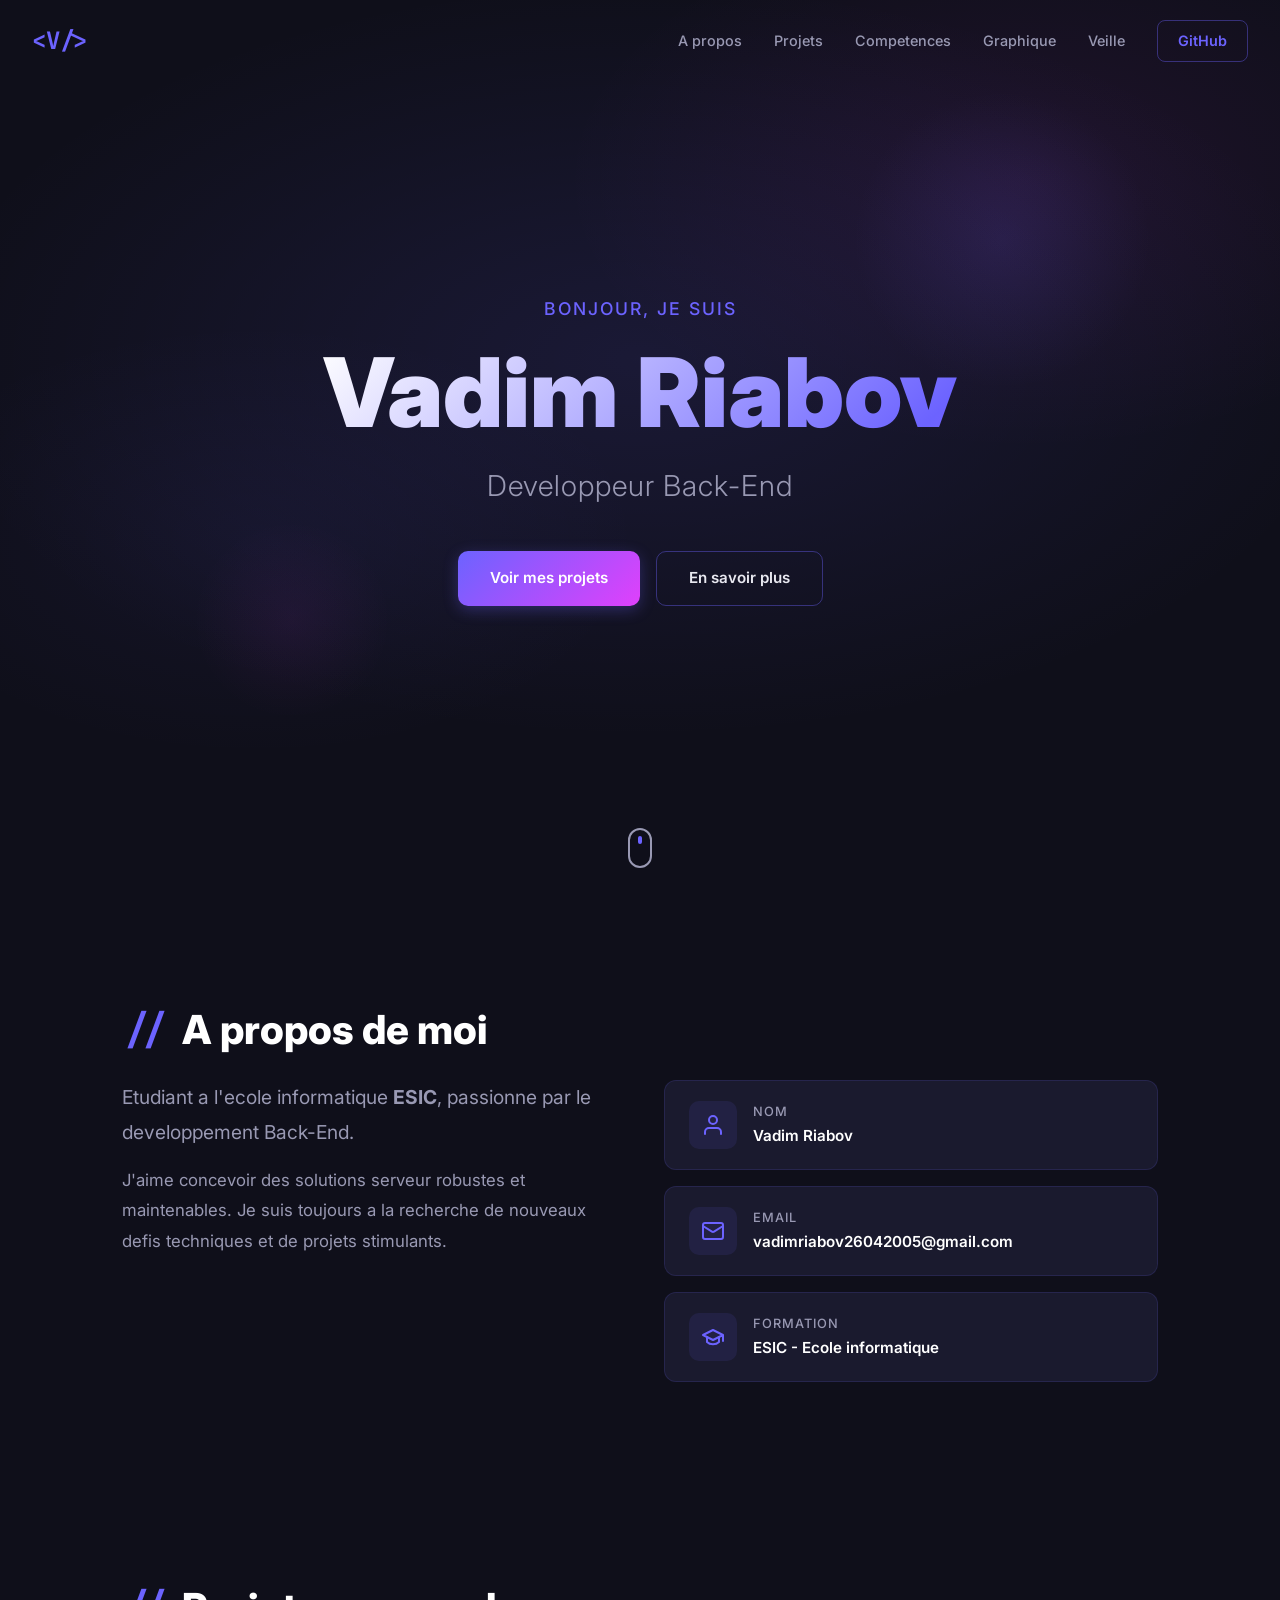
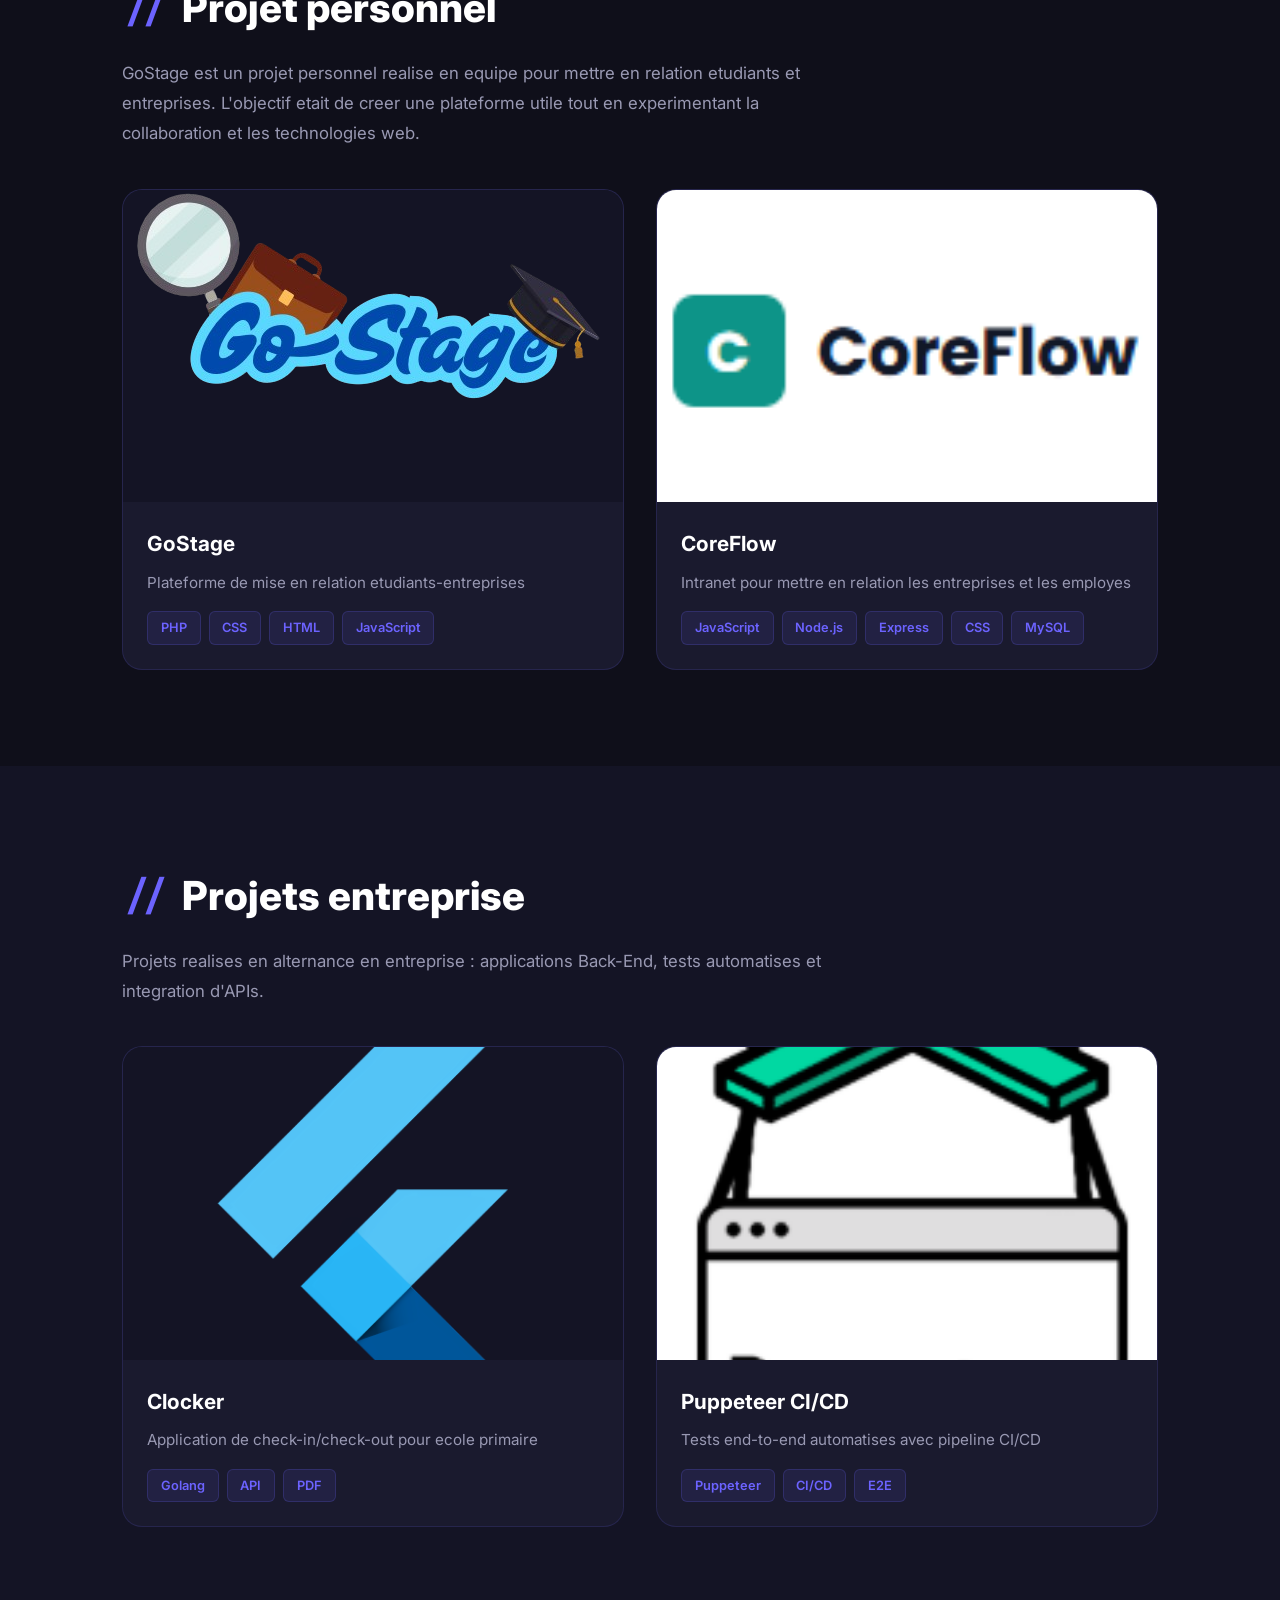
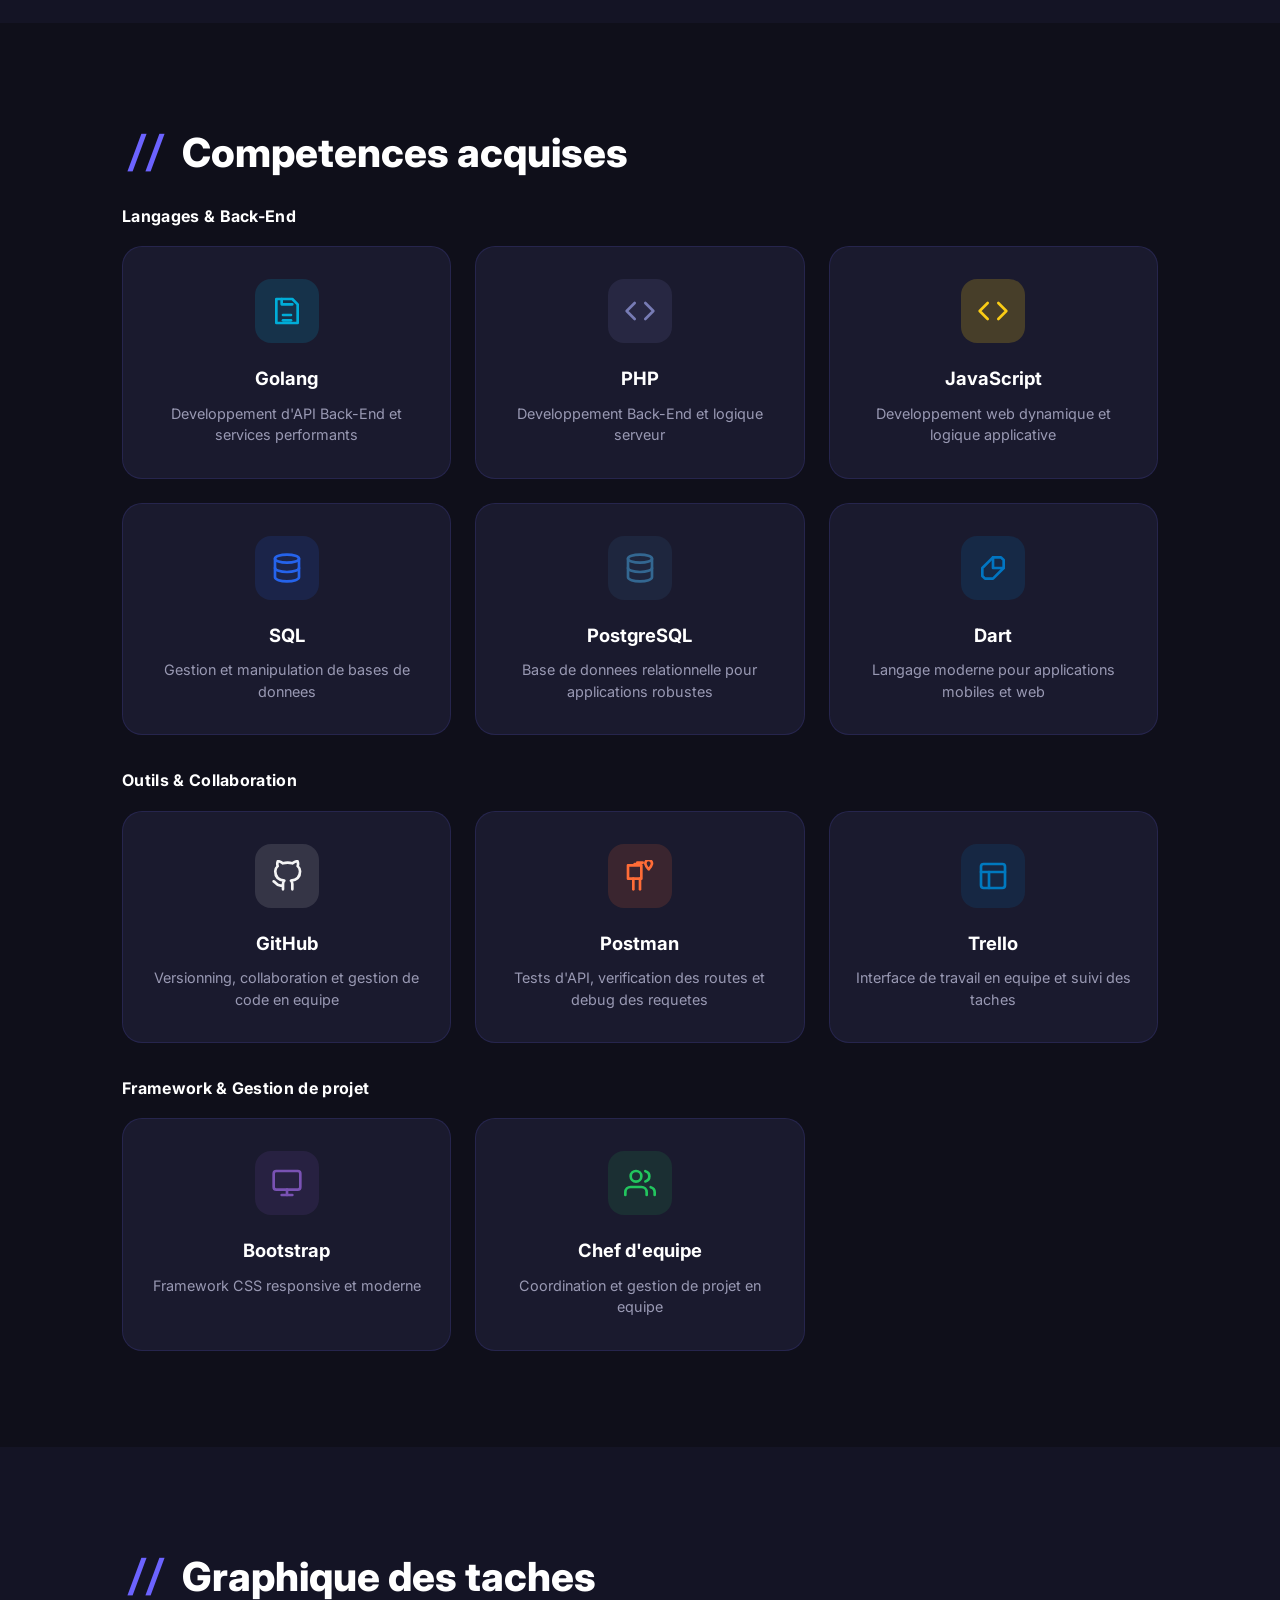
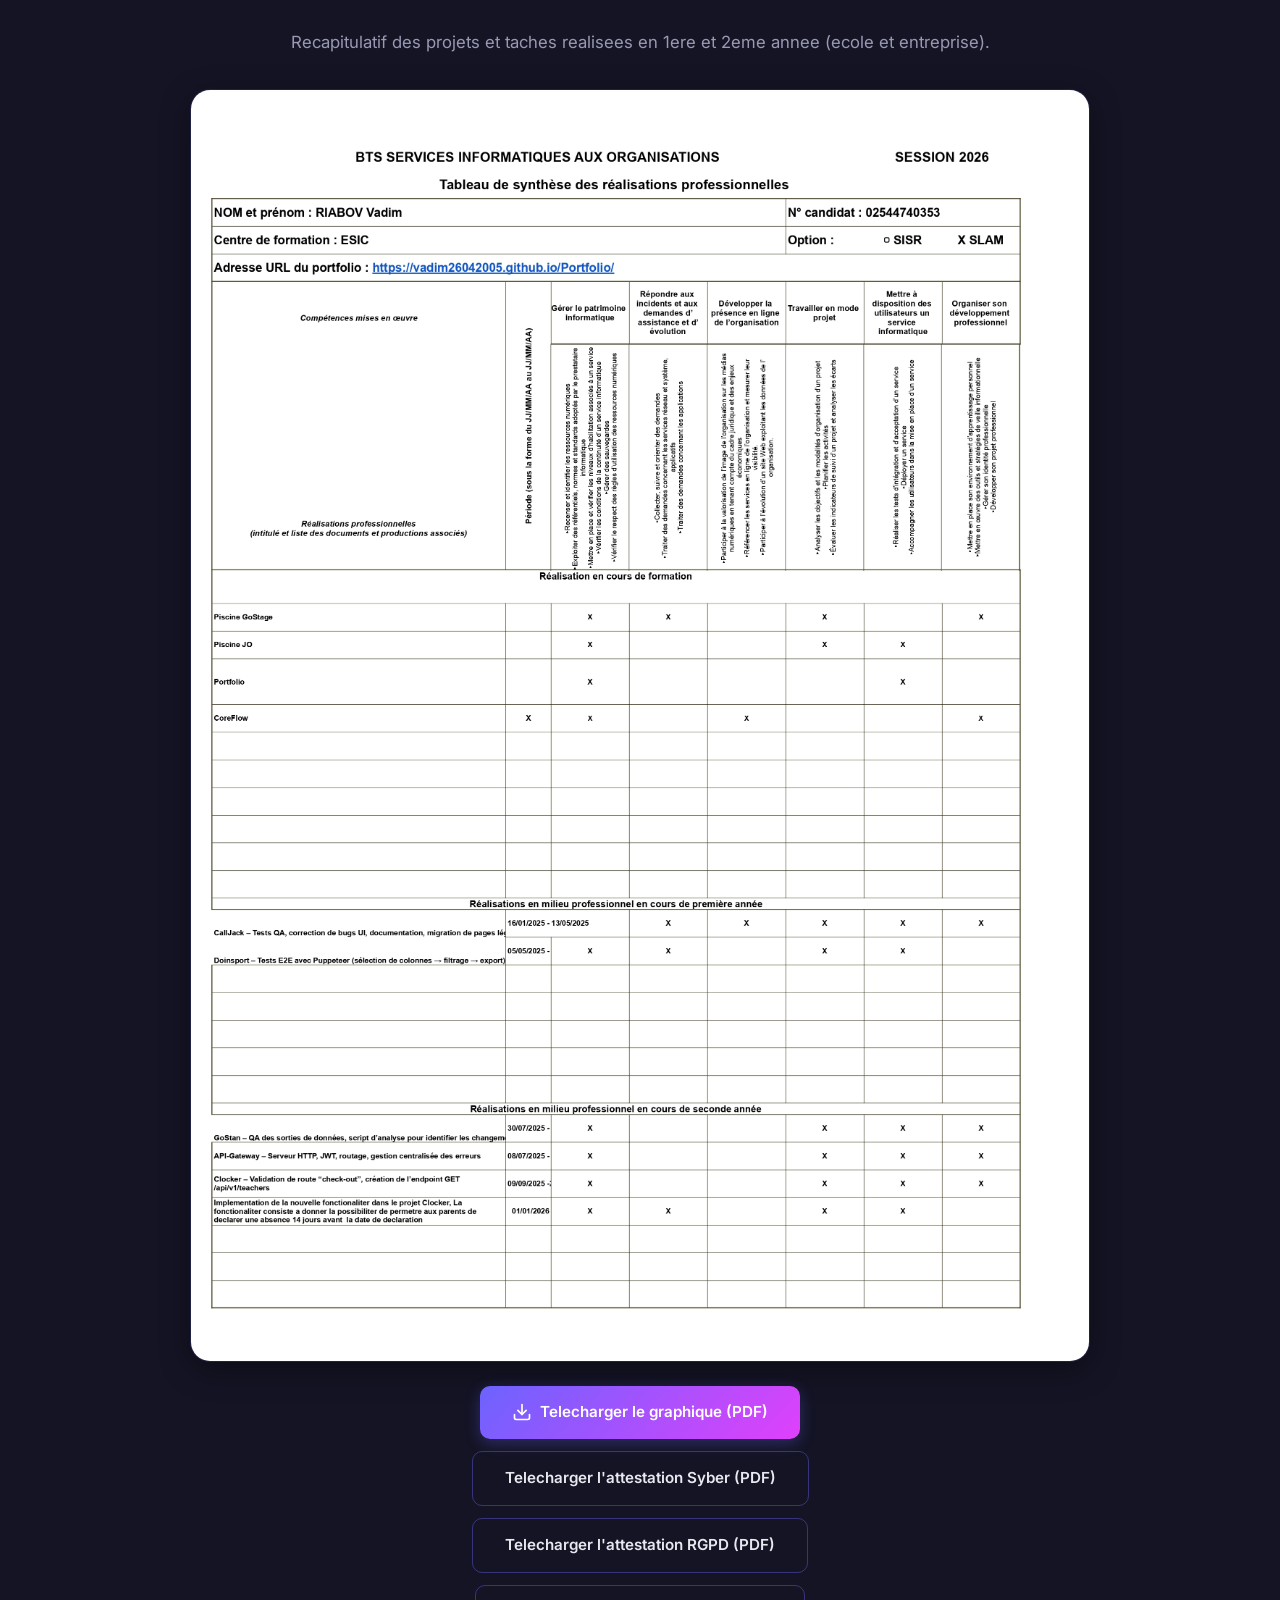
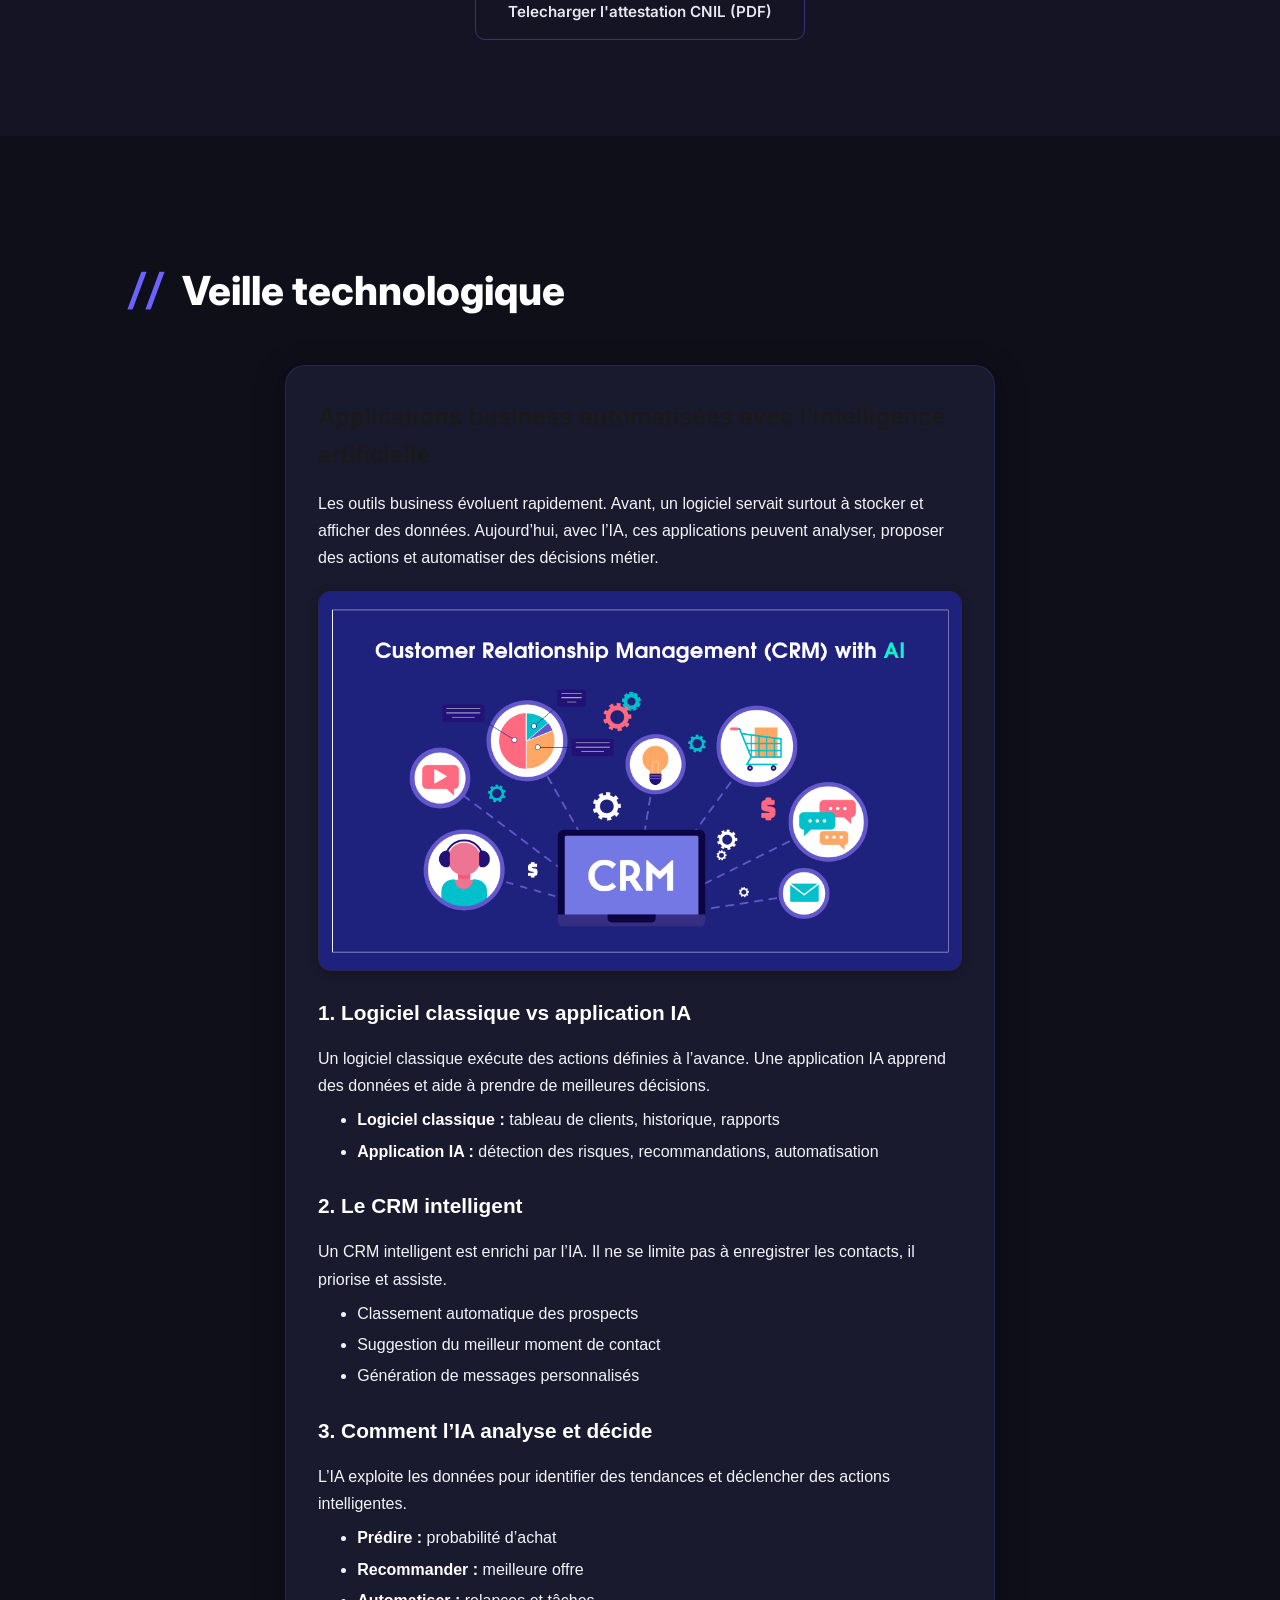
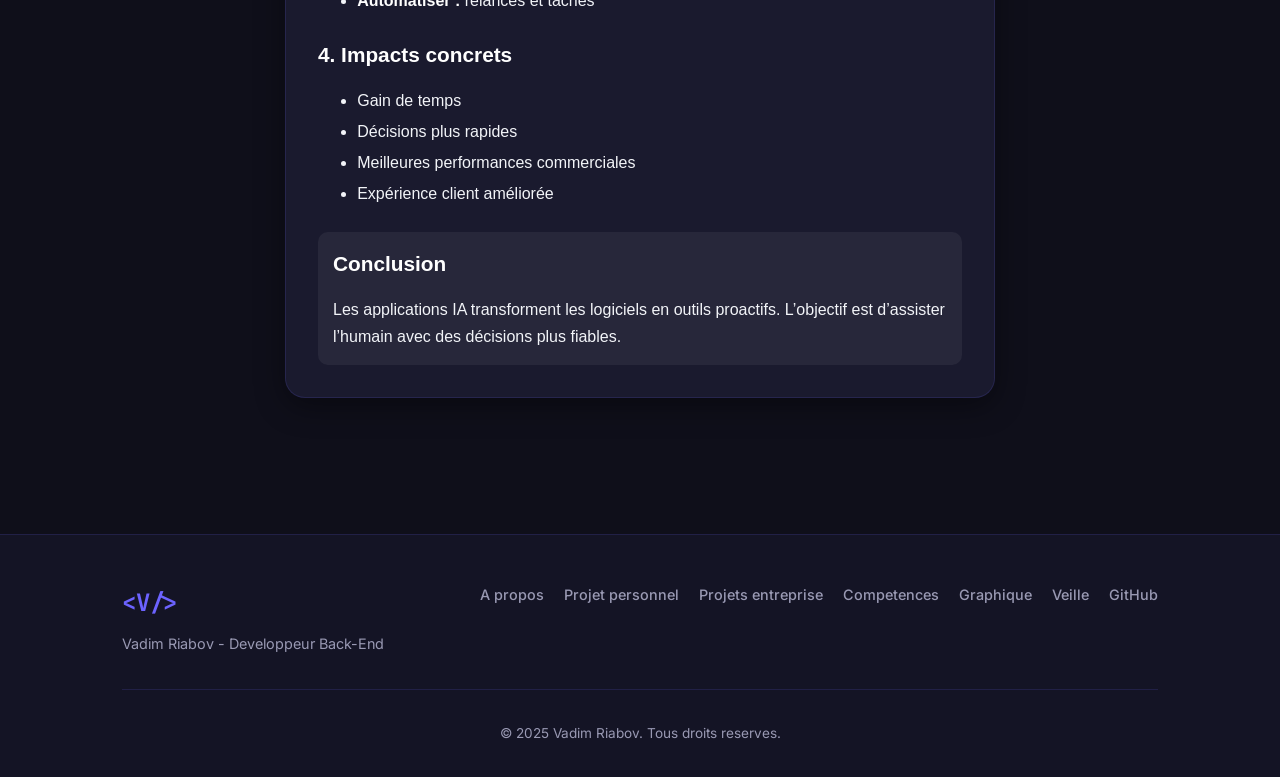
<file: index.html>
<!DOCTYPE html>
<html lang="fr">
  <head>
    <meta charset="UTF-8" />
    <meta name="viewport" content="width=device-width, initial-scale=1.0" />
    <title>Vadim Riabov | Portfolio</title>
    <link rel="stylesheet" href="style.css?v=20260311-1" />
    <link rel="preconnect" href="https://fonts.googleapis.com" />
    <link rel="preconnect" href="https://fonts.gstatic.com" crossorigin />
    <link
      href="https://fonts.googleapis.com/css2?family=Inter:wght@300;400;500;600;700;800;900&family=JetBrains+Mono:wght@400;500;700&display=swap"
      rel="stylesheet"
    />
  </head>
  <body>
    <!-- Navbar -->
    <nav class="navbar" id="navbar">
      <a href="#" class="nav-logo">&lt;V/&gt;</a>
      <div class="nav-links">
        <a href="#aboutMe">A propos</a>
        <a href="#projet-personnel">Projets</a>
        <a href="#qualiter">Competences</a>
        <a href="#graph">Graphique</a>
        <a href="#veille">Veille</a>
        <a href="https://github.com/Vadim26042005" target="_blank" rel="noopener" class="nav-github">GitHub</a>
      </div>
      <button class="nav-toggle" id="navToggle" aria-label="Menu">
        <span></span>
        <span></span>
        <span></span>
      </button>
    </nav>

    <!-- Hero Section -->
    <header class="hero" id="hero">
      <div class="hero-bg"></div>
      <div class="hero-content">
        <p class="hero-greeting fade-up">Bonjour, je suis</p>
        <h1 class="hero-name fade-up delay-1">Vadim Riabov</h1>
        <p class="hero-role fade-up delay-2">Developpeur Back-End</p>
        <div class="hero-cta fade-up delay-3">
          <a href="#projet-personnel" class="btn btn-primary">Voir mes projets</a>
          <a href="#aboutMe" class="btn btn-outline">En savoir plus</a>
        </div>
      </div>
      <div class="hero-scroll">
        <div class="scroll-indicator"></div>
      </div>
    </header>

    <main>
      <!-- About Me -->
      <section class="section about-section" id="aboutMe">
        <div class="container">
          <h2 class="section-title fade-up">
            <span class="title-accent">//</span> A propos de moi
          </h2>
          <div class="about-grid">
            <div class="about-text fade-up delay-1">
              <p class="about-intro">Etudiant a l'ecole informatique <strong>ESIC</strong>, passionne par le developpement Back-End.</p>
              <p>J'aime concevoir des solutions serveur robustes et maintenables. Je suis toujours a la recherche de nouveaux defis techniques et de projets stimulants.</p>
            </div>
            <div class="about-info fade-up delay-2">
              <div class="info-card">
                <div class="info-icon">
                  <svg width="24" height="24" viewBox="0 0 24 24" fill="none" stroke="currentColor" stroke-width="2" stroke-linecap="round" stroke-linejoin="round"><path d="M20 21v-2a4 4 0 0 0-4-4H8a4 4 0 0 0-4 4v2"/><circle cx="12" cy="7" r="4"/></svg>
                </div>
                <div>
                  <span class="info-label">Nom</span>
                  <span class="info-value">Vadim Riabov</span>
                </div>
              </div>
              <div class="info-card">
                <div class="info-icon">
                  <svg width="24" height="24" viewBox="0 0 24 24" fill="none" stroke="currentColor" stroke-width="2" stroke-linecap="round" stroke-linejoin="round"><rect x="2" y="4" width="20" height="16" rx="2"/><path d="m22 7-8.97 5.7a1.94 1.94 0 0 1-2.06 0L2 7"/></svg>
                </div>
                <div>
                  <span class="info-label">Email</span>
                  <span class="info-value">vadimriabov26042005@gmail.com</span>
                </div>
              </div>
              <div class="info-card">
                <div class="info-icon">
                  <svg width="24" height="24" viewBox="0 0 24 24" fill="none" stroke="currentColor" stroke-width="2" stroke-linecap="round" stroke-linejoin="round"><path d="M22 10v6M2 10l10-5 10 5-10 5z"/><path d="M6 12v5c3 3 9 3 12 0v-5"/></svg>
                </div>
                <div>
                  <span class="info-label">Formation</span>
                  <span class="info-value">ESIC - Ecole informatique</span>
                </div>
              </div>
            </div>
          </div>
        </div>
      </section>

      <!-- Personal Project -->
      <section class="section projects-section" id="projet-personnel">
        <div class="container">
          <h2 class="section-title fade-up">
            <span class="title-accent">//</span> Projet personnel
          </h2>
          <p class="section-desc fade-up delay-1">GoStage est un projet personnel realise en equipe pour mettre en relation etudiants et entreprises. L'objectif etait de creer une plateforme utile tout en experimentant la collaboration et les technologies web.</p>
          <div class="projects-grid two-col fade-up delay-2">
            <a href="project/go_stage.html" class="project-card featured">
              <div class="card-image">
                <img src="image/gostage.png" alt="GoStage" />
                <div class="card-overlay">
                  <span class="card-view">Voir le projet</span>
                </div>
              </div>
              <div class="card-content">
                <h3>GoStage</h3>
                <p>Plateforme de mise en relation etudiants-entreprises</p>
                <div class="card-tags">
                  <span class="tag">PHP</span>
                  <span class="tag">CSS</span>
                  <span class="tag">HTML</span>
                  <span class="tag">JavaScript</span>
                </div>
              </div>
            </a>

            <a href="project/coreflow.html" class="project-card featured">
              <div class="card-image">
                <img src="image/coreFlowLogo.png" alt="CoreFlow logo" />
                <div class="card-overlay">
                  <span class="card-view">Voir le projet</span>
                </div>
              </div>
              <div class="card-content">
                <h3>CoreFlow</h3>
                <p>Intranet pour mettre en relation les entreprises et les employes</p>
                <div class="card-tags">
                  <span class="tag">JavaScript</span>
                  <span class="tag">Node.js</span>
                  <span class="tag">Express</span>
                  <span class="tag">CSS</span>
                  <span class="tag">MySQL</span>
                </div>
              </div>
            </a>
          </div>
        </div>
      </section>

      <!-- Company Projects -->
      <section class="section projects-section alt-bg" id="projet-entreprise">
        <div class="container">
          <h2 class="section-title fade-up">
            <span class="title-accent">//</span> Projets entreprise
          </h2>
          <p class="section-desc fade-up delay-1">Projets realises en alternance en entreprise : applications Back-End, tests automatises et integration d'APIs.</p>
          <div class="projects-grid two-col fade-up delay-2">
            <a href="project/clocker.html" class="project-card">
              <div class="card-image">
                <img src="image/clocker.png" alt="Clocker" />
                <div class="card-overlay">
                  <span class="card-view">Voir le projet</span>
                </div>
              </div>
              <div class="card-content">
                <h3>Clocker</h3>
                <p>Application de check-in/check-out pour ecole primaire</p>
                <div class="card-tags">
                  <span class="tag">Golang</span>
                  <span class="tag">API</span>
                  <span class="tag">PDF</span>
                </div>
              </div>
            </a>
            <a href="project/puppeteer_automated_test.html" class="project-card">
              <div class="card-image">
                <img src="image/puppeteer_automated_test.png" alt="Puppeteer CI/CD" />
                <div class="card-overlay">
                  <span class="card-view">Voir le projet</span>
                </div>
              </div>
              <div class="card-content">
                <h3>Puppeteer CI/CD</h3>
                <p>Tests end-to-end automatises avec pipeline CI/CD</p>
                <div class="card-tags">
                  <span class="tag">Puppeteer</span>
                  <span class="tag">CI/CD</span>
                  <span class="tag">E2E</span>
                </div>
              </div>
            </a>
          </div>
        </div>
      </section>

      <!-- Skills -->
      <section class="section skills-section" id="qualiter">
        <div class="container">
          <h2 class="section-title fade-up">
            <span class="title-accent">//</span> Competences acquises
          </h2>
          <div class="skills-categories fade-up delay-1">
            <div class="skills-category">
              <h3 class="skills-category-title">Langages & Back-End</h3>
              <div class="skills-grid">
                <div class="skill-card skill-golang">
                  <div class="skill-icon">
                    <svg width="32" height="32" viewBox="0 0 24 24" fill="none" stroke="currentColor" stroke-width="2" stroke-linecap="round" stroke-linejoin="round"><path d="M8 3h8l4 4v14H4V3h4z"/><path d="M8 3v4h8"/><path d="M9 15h6"/><path d="M9 19h6"/></svg>
                  </div>
                  <h3>Golang</h3>
                  <p>Developpement d'API Back-End et services performants</p>
                </div>
                <div class="skill-card skill-php">
                  <div class="skill-icon">
                    <svg width="32" height="32" viewBox="0 0 24 24" fill="none" stroke="currentColor" stroke-width="2" stroke-linecap="round" stroke-linejoin="round"><polyline points="16 18 22 12 16 6"/><polyline points="8 6 2 12 8 18"/></svg>
                  </div>
                  <h3>PHP</h3>
                  <p>Developpement Back-End et logique serveur</p>
                </div>
                <div class="skill-card skill-javascript">
                  <div class="skill-icon">
                    <svg width="32" height="32" viewBox="0 0 24 24" fill="none" stroke="currentColor" stroke-width="2" stroke-linecap="round" stroke-linejoin="round"><polyline points="16 18 22 12 16 6"/><polyline points="8 6 2 12 8 18"/></svg>
                  </div>
                  <h3>JavaScript</h3>
                  <p>Developpement web dynamique et logique applicative</p>
                </div>
                <div class="skill-card skill-sql">
                  <div class="skill-icon">
                    <svg width="32" height="32" viewBox="0 0 24 24" fill="none" stroke="currentColor" stroke-width="2" stroke-linecap="round" stroke-linejoin="round"><ellipse cx="12" cy="5" rx="9" ry="3"/><path d="M21 12c0 1.66-4 3-9 3s-9-1.34-9-3"/><path d="M3 5v14c0 1.66 4 3 9 3s9-1.34 9-3V5"/></svg>
                  </div>
                  <h3>SQL</h3>
                  <p>Gestion et manipulation de bases de donnees</p>
                </div>
                <div class="skill-card skill-postgresql">
                  <div class="skill-icon">
                    <svg width="32" height="32" viewBox="0 0 24 24" fill="none" stroke="currentColor" stroke-width="2" stroke-linecap="round" stroke-linejoin="round"><ellipse cx="12" cy="5" rx="9" ry="3"/><path d="M21 12c0 1.66-4 3-9 3s-9-1.34-9-3"/><path d="M3 5v14c0 1.66 4 3 9 3s9-1.34 9-3V5"/></svg>
                  </div>
                  <h3>PostgreSQL</h3>
                  <p>Base de donnees relationnelle pour applications robustes</p>
                </div>
                <div class="skill-card skill-dart">
                  <div class="skill-icon">
                    <svg width="32" height="32" viewBox="0 0 24 24" fill="none" stroke="currentColor" stroke-width="2" stroke-linecap="round" stroke-linejoin="round"><path d="M4 12l8-8h6l2 2v6l-8 8H6l-2-2z"/><path d="M12 4v8h8"/></svg>
                  </div>
                  <h3>Dart</h3>
                  <p>Langage moderne pour applications mobiles et web</p>
                </div>
              </div>
            </div>

            <div class="skills-category">
              <h3 class="skills-category-title">Outils & Collaboration</h3>
              <div class="skills-grid">
                <div class="skill-card skill-github">
                  <div class="skill-icon">
                    <svg width="32" height="32" viewBox="0 0 24 24" fill="none" stroke="currentColor" stroke-width="2" stroke-linecap="round" stroke-linejoin="round"><path d="M9 19c-5 1.5-5-2.5-7-3m14 6v-4a3.5 3.5 0 0 0-1-2.5c3.3-.4 6.8-1.6 6.8-7.1A5.5 5.5 0 0 0 20 4.6 5.1 5.1 0 0 0 19.9 1S18.7.6 16 2.5a13.4 13.4 0 0 0-7 0C6.3.6 5.1 1 5.1 1A5.1 5.1 0 0 0 5 4.6 5.5 5.5 0 0 0 3.2 8.4c0 5.5 3.5 6.7 6.8 7.1a3.5 3.5 0 0 0-1 2.5v4"/></svg>
                  </div>
                  <h3>GitHub</h3>
                  <p>Versionning, collaboration et gestion de code en equipe</p>
                </div>
                <div class="skill-card skill-postman">
                  <div class="skill-icon">
                    <svg width="32" height="32" viewBox="0 0 24 24" fill="none" stroke="currentColor" stroke-width="2" stroke-linecap="round" stroke-linejoin="round"><path d="M10 2h4"/><path d="M12 14v8"/><path d="M16 2.5a2.5 2.5 0 0 1 5 0c0 1.7-2.5 4.5-2.5 4.5S16 4.2 16 2.5z"/><path d="M8 3h2"/><path d="M3 4h10v10H3z"/><path d="M7 14v8"/></svg>
                  </div>
                  <h3>Postman</h3>
                  <p>Tests d'API, verification des routes et debug des requetes</p>
                </div>
                <div class="skill-card skill-trello">
                  <div class="skill-icon">
                    <svg width="32" height="32" viewBox="0 0 24 24" fill="none" stroke="currentColor" stroke-width="2" stroke-linecap="round" stroke-linejoin="round"><rect x="3" y="3" width="18" height="18" rx="2"/><path d="M3 9h18"/><path d="M9 21V9"/></svg>
                  </div>
                  <h3>Trello</h3>
                  <p>Interface de travail en equipe et suivi des taches</p>
                </div>
              </div>
            </div>

            <div class="skills-category">
              <h3 class="skills-category-title">Framework & Gestion de projet</h3>
              <div class="skills-grid">
                <div class="skill-card skill-bootstrap">
                  <div class="skill-icon">
                    <svg width="32" height="32" viewBox="0 0 24 24" fill="none" stroke="currentColor" stroke-width="2" stroke-linecap="round" stroke-linejoin="round"><rect x="2" y="3" width="20" height="14" rx="2"/><line x1="8" y1="21" x2="16" y2="21"/><line x1="12" y1="17" x2="12" y2="21"/></svg>
                  </div>
                  <h3>Bootstrap</h3>
                  <p>Framework CSS responsive et moderne</p>
                </div>
                <div class="skill-card skill-teamwork">
                  <div class="skill-icon">
                    <svg width="32" height="32" viewBox="0 0 24 24" fill="none" stroke="currentColor" stroke-width="2" stroke-linecap="round" stroke-linejoin="round"><path d="M17 21v-2a4 4 0 0 0-4-4H5a4 4 0 0 0-4 4v2"/><circle cx="9" cy="7" r="4"/><path d="M23 21v-2a4 4 0 0 0-3-3.87"/><path d="M16 3.13a4 4 0 0 1 0 7.75"/></svg>
                  </div>
                  <h3>Chef d'equipe</h3>
                  <p>Coordination et gestion de projet en equipe</p>
                </div>
              </div>
            </div>
          </div>
        </div>
      </section>

      <!-- Graph -->
      <section class="section graph-section alt-bg" id="graph">
        <div class="container">
          <h2 class="section-title fade-up">
            <span class="title-accent">//</span> Graphique des taches
          </h2>
          <div class="graph-content fade-up delay-1">
            <p>Recapitulatif des projets et taches realisees en 1ere et 2eme annee (ecole et entreprise).</p>
            <a href="documents/graph.pdf" class="graph-image-link" download title="Telecharger le graphique">
              <img src="documents/graph.jpg" alt="Graphique des taches - projets et activites 1ere et 2eme annee" class="graph-image" />
            </a>
            <div class="graph-download-list">
              <a href="documents/graph.pdf" class="btn btn-primary graph-download" download>
                <svg width="20" height="20" viewBox="0 0 24 24" fill="none" stroke="currentColor" stroke-width="2" stroke-linecap="round" stroke-linejoin="round"><path d="M21 15v4a2 2 0 0 1-2 2H5a2 2 0 0 1-2-2v-4"/><polyline points="7 10 12 15 17 10"/><line x1="12" y1="15" x2="12" y2="3"/></svg>
                Telecharger le graphique (PDF)
              </a>
              <a href="documents/attestation_Syber.pdf" class="btn btn-outline graph-download" download>
                Telecharger l'attestation Syber (PDF)
              </a>
              <a href="documents/atestation_de_suivie_rgpd.pdf" class="btn btn-outline graph-download" download>
                Telecharger l'attestation RGPD (PDF)
              </a>
              <a href="documents/Attestation_de_suivi_cnil.pdf" class="btn btn-outline graph-download" download>
                Telecharger l'attestation CNIL (PDF)
              </a>
            </div>
          </div>
        </div>
      </section>

      <!-- Veille -->
      <section class="section veille-section" id="veille">
        <div class="container">
          <h2 class="section-title fade-up">
            <span class="title-accent">//</span> Veille technologique
          </h2>
          <div class="veille-content fade-up delay-1">
            <div class="veille-article">
              <h2 class="veille-title">
                Applications business automatisées avec l’intelligence artificielle
              </h2>
            
              <p class="veille-intro">
                Les outils business évoluent rapidement. Avant, un logiciel servait surtout à stocker et afficher des données.
                Aujourd’hui, avec l’IA, ces applications peuvent analyser, proposer des actions et automatiser des décisions métier.
              </p>
            
              <img src="image/CRM representation.png" alt="CRM intelligent avec IA" class="veille-image" />
            
              <section class="veille-section">
                <h3>1. Logiciel classique vs application IA</h3>
                <p>
                  Un logiciel classique exécute des actions définies à l’avance. Une application IA apprend des données et aide à
                  prendre de meilleures décisions.
                </p>
                <ul>
                  <li><strong>Logiciel classique :</strong> tableau de clients, historique, rapports</li>
                  <li><strong>Application IA :</strong> détection des risques, recommandations, automatisation</li>
                </ul>
              </section>
            
              <section class="veille-section">
                <h3>2. Le CRM intelligent</h3>
                <p>
                  Un CRM intelligent est enrichi par l’IA. Il ne se limite pas à enregistrer les contacts, il priorise et assiste.
                </p>
                <ul>
                  <li>Classement automatique des prospects</li>
                  <li>Suggestion du meilleur moment de contact</li>
                  <li>Génération de messages personnalisés</li>
                </ul>
              </section>
            
              <section class="veille-section">
                <h3>3. Comment l’IA analyse et décide</h3>
                <p>
                  L’IA exploite les données pour identifier des tendances et déclencher des actions intelligentes.
                </p>
                <ul>
                  <li><strong>Prédire :</strong> probabilité d’achat</li>
                  <li><strong>Recommander :</strong> meilleure offre</li>
                  <li><strong>Automatiser :</strong> relances et tâches</li>
                </ul>
              </section>
            
              <section class="veille-section">
                <h3>4. Impacts concrets</h3>
                <ul>
                  <li>Gain de temps</li>
                  <li>Décisions plus rapides</li>
                  <li>Meilleures performances commerciales</li>
                  <li>Expérience client améliorée</li>
                </ul>
              </section>
            
              <section class="veille-section conclusion">
                <h3>Conclusion</h3>
                <p>
                  Les applications IA transforment les logiciels en outils proactifs. L’objectif est d’assister l’humain avec des décisions plus fiables.
                </p>
              </section>
            </div>
          </div>
        </div>
      </section>
    </main>

    <!-- Footer -->
    <footer class="footer">
      <div class="container">
        <div class="footer-content">
          <div class="footer-brand">
            <span class="footer-logo">&lt;V/&gt;</span>
            <p>Vadim Riabov - Developpeur Back-End</p>
          </div>
          <nav class="footer-nav">
            <a href="#aboutMe">A propos</a>
            <a href="#projet-personnel">Projet personnel</a>
            <a href="#projet-entreprise">Projets entreprise</a>
            <a href="#qualiter">Competences</a>
            <a href="#graph">Graphique</a>
            <a href="#veille">Veille</a>
            <a href="https://github.com/Vadim26042005" target="_blank" rel="noopener">GitHub</a>
          </nav>
        </div>
        <div class="footer-bottom">
          <p>&copy; 2025 Vadim Riabov. Tous droits reserves.</p>
        </div>
      </div>
    </footer>

    <script>
      // Navbar scroll effect
      const navbar = document.getElementById('navbar');
      window.addEventListener('scroll', () => {
        navbar.classList.toggle('scrolled', window.scrollY > 50);
      });

      // Mobile menu toggle
      const navToggle = document.getElementById('navToggle');
      const navLinks = document.querySelector('.nav-links');
      navToggle.addEventListener('click', () => {
        navToggle.classList.toggle('active');
        navLinks.classList.toggle('active');
      });

      // Close mobile menu on link click
      navLinks.querySelectorAll('a').forEach(link => {
        link.addEventListener('click', () => {
          navToggle.classList.remove('active');
          navLinks.classList.remove('active');
        });
      });

      // Scroll animations using IntersectionObserver
      const observer = new IntersectionObserver((entries) => {
        entries.forEach(entry => {
          if (entry.isIntersecting) {
            entry.target.classList.add('visible');
          }
        });
      }, { threshold: 0.1, rootMargin: '0px 0px -50px 0px' });

      document.querySelectorAll('.fade-up').forEach(el => observer.observe(el));
    </script>
  </body>
</html>
</file>
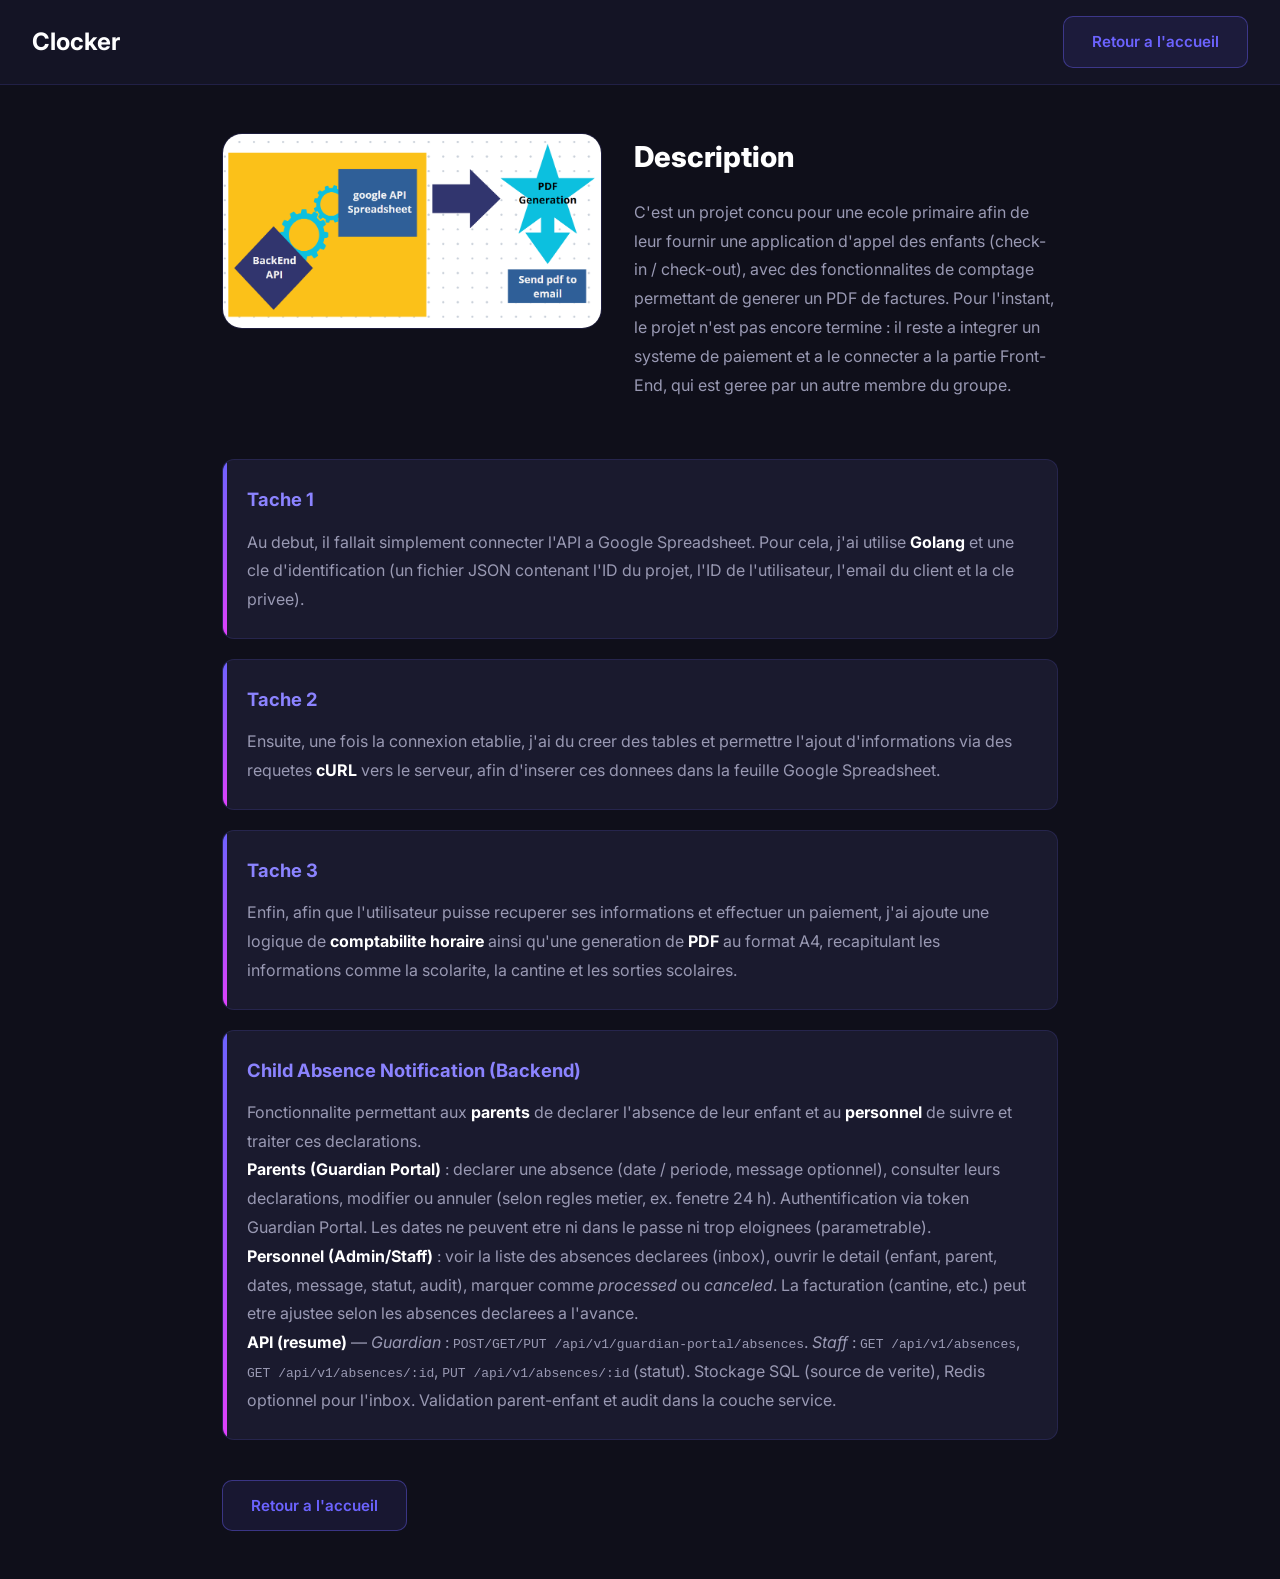
<file: project/clocker.html>
<!DOCTYPE html>
<html lang="fr">
  <head>
    <meta charset="UTF-8" />
    <meta name="viewport" content="width=device-width, initial-scale=1.0" />
    <title>Clocker | Portfolio Vadim</title>
    <link rel="stylesheet" href="../style.css" />
    <link rel="preconnect" href="https://fonts.googleapis.com" />
    <link rel="preconnect" href="https://fonts.gstatic.com" crossorigin />
    <link
      href="https://fonts.googleapis.com/css2?family=Inter:wght@300;400;500;600;700;800;900&family=JetBrains+Mono:wght@400;500;700&display=swap"
      rel="stylesheet"
    />
  </head>
  <body>
    <header class="project_page_header">
      <h1>Clocker</h1>
      <a href="../index.html" class="back_btn">Retour a l'accueil</a>
    </header>

    <main>
      <div class="project_prop">
        <div class="discription">
          <div>
            <img src="../image/Clock_desc.png" alt="Clocker" class="project_image_gost" />
          </div>
          <div>
            <h2>Description</h2>
            <p>C'est un projet concu pour une ecole primaire afin de leur fournir une application d'appel des enfants (check-in / check-out), avec des fonctionnalites de comptage permettant de generer un PDF de factures. Pour l'instant, le projet n'est pas encore termine : il reste a integrer un systeme de paiement et a le connecter a la partie Front-End, qui est geree par un autre membre du groupe.</p>
          </div>
        </div>

        <div class="about_task">
          <div class="task">
            <h3>Tache 1</h3>
            <p>Au debut, il fallait simplement connecter l'API a Google Spreadsheet. Pour cela, j'ai utilise <strong>Golang</strong> et une cle d'identification (un fichier JSON contenant l'ID du projet, l'ID de l'utilisateur, l'email du client et la cle privee).</p>
          </div>

          <div class="task">
            <h3>Tache 2</h3>
            <p>Ensuite, une fois la connexion etablie, j'ai du creer des tables et permettre l'ajout d'informations via des requetes <strong>cURL</strong> vers le serveur, afin d'inserer ces donnees dans la feuille Google Spreadsheet.</p>
          </div>

          <div class="task">
            <h3>Tache 3</h3>
            <p>Enfin, afin que l'utilisateur puisse recuperer ses informations et effectuer un paiement, j'ai ajoute une logique de <strong>comptabilite horaire</strong> ainsi qu'une generation de <strong>PDF</strong> au format A4, recapitulant les informations comme la scolarite, la cantine et les sorties scolaires.</p>
          </div>

          <div class="task">
            <h3>Child Absence Notification (Backend)</h3>
            <p>Fonctionnalite permettant aux <strong>parents</strong> de declarer l'absence de leur enfant et au <strong>personnel</strong> de suivre et traiter ces declarations.</p>
            <p><strong>Parents (Guardian Portal)</strong> : declarer une absence (date / periode, message optionnel), consulter leurs declarations, modifier ou annuler (selon regles metier, ex. fenetre 24 h). Authentification via token Guardian Portal. Les dates ne peuvent etre ni dans le passe ni trop eloignees (parametrable).</p>
            <p><strong>Personnel (Admin/Staff)</strong> : voir la liste des absences declarees (inbox), ouvrir le detail (enfant, parent, dates, message, statut, audit), marquer comme <em>processed</em> ou <em>canceled</em>. La facturation (cantine, etc.) peut etre ajustee selon les absences declarees a l'avance.</p>
            <p><strong>API (resume)</strong> — <em>Guardian</em> : <code>POST/GET/PUT /api/v1/guardian-portal/absences</code>. <em>Staff</em> : <code>GET /api/v1/absences</code>, <code>GET /api/v1/absences/:id</code>, <code>PUT /api/v1/absences/:id</code> (statut). Stockage SQL (source de verite), Redis optionnel pour l'inbox. Validation parent-enfant et audit dans la couche service.</p>
          </div>
        </div>
        <a href="../index.html" class="back_btn">Retour a l'accueil</a>
      </div>
    </main>

    <footer></footer>
  </body>
</html>
</file>
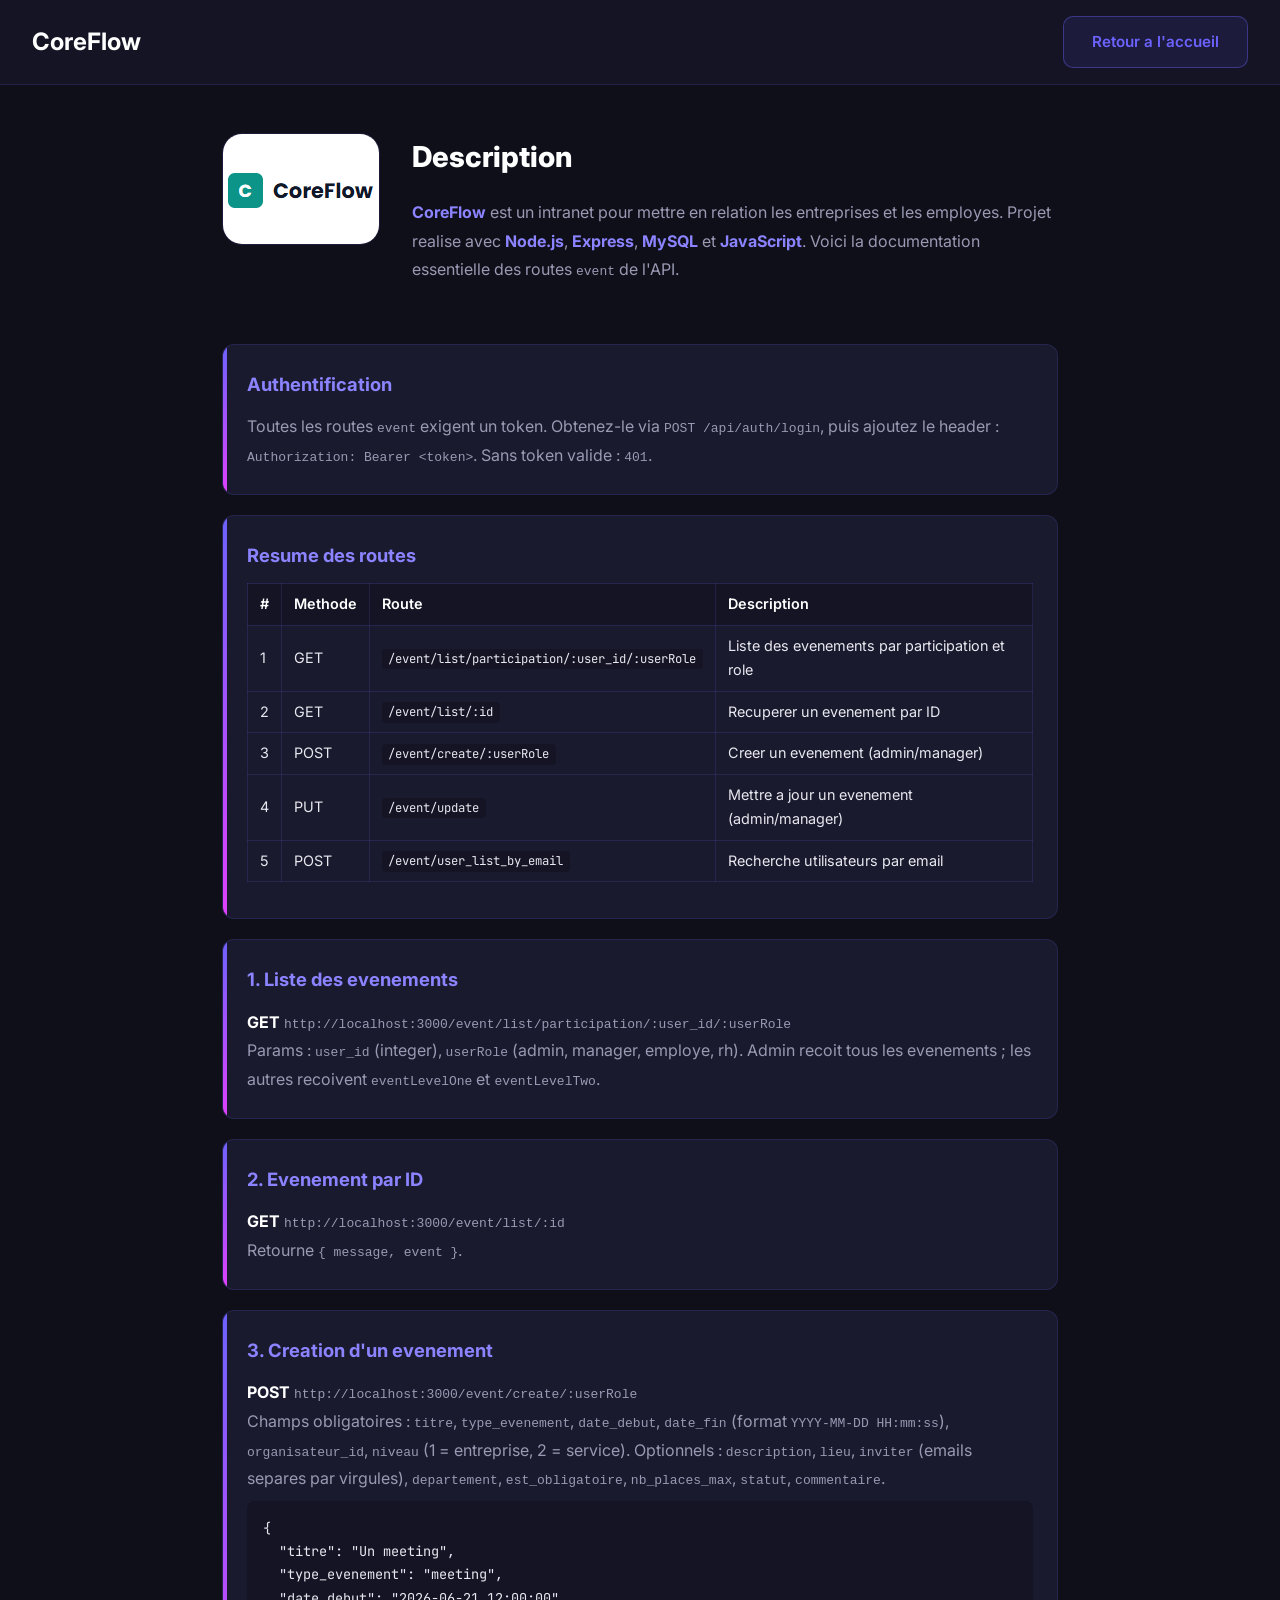
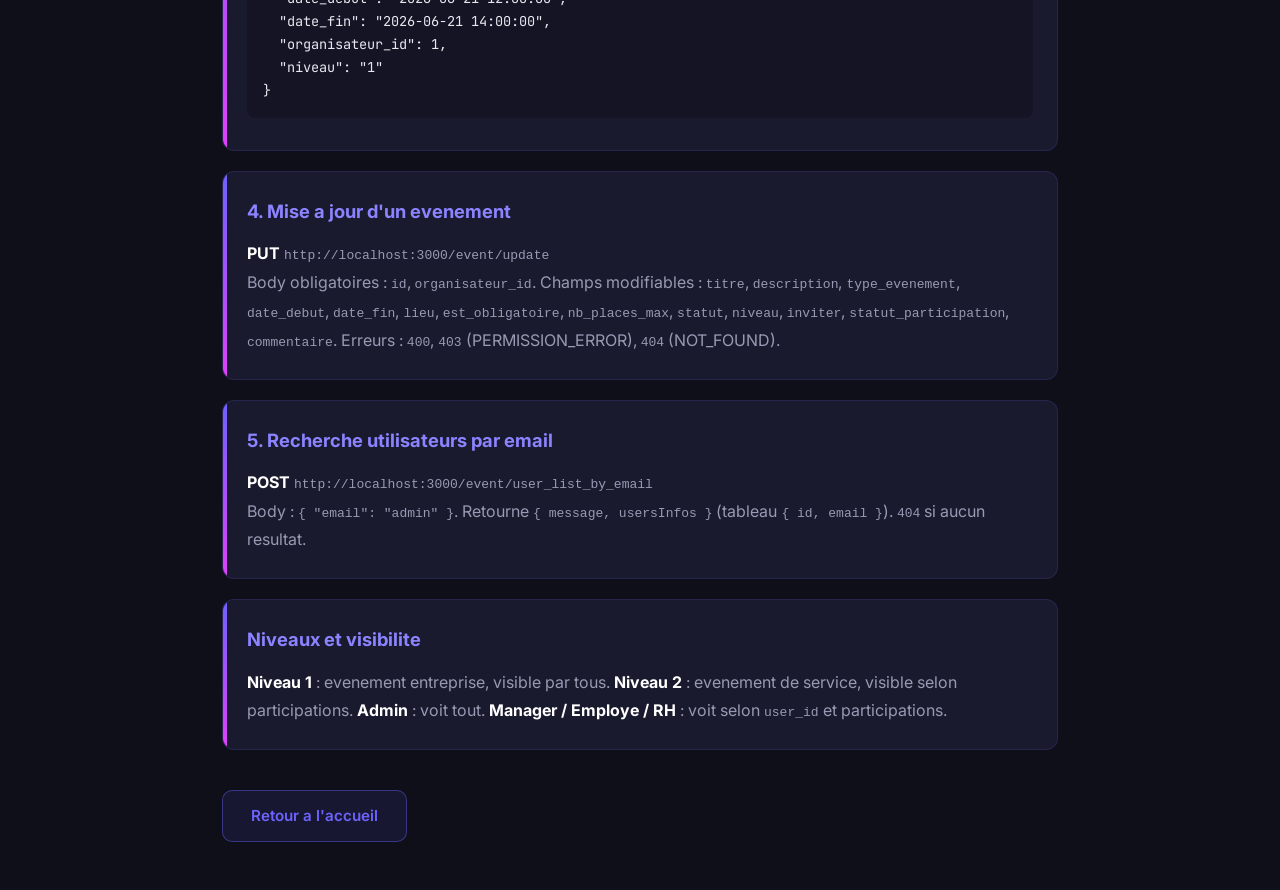
<file: project/coreflow.html>
<!DOCTYPE html>
<html lang="fr">
  <head>
    <meta charset="UTF-8" />
    <meta name="viewport" content="width=device-width, initial-scale=1.0" />
    <title>CoreFlow | Portfolio Vadim</title>
    <link rel="stylesheet" href="../style.css" />
    <link rel="preconnect" href="https://fonts.googleapis.com" />
    <link rel="preconnect" href="https://fonts.gstatic.com" crossorigin />
    <link
      href="https://fonts.googleapis.com/css2?family=Inter:wght@300;400;500;600;700;800;900&family=JetBrains+Mono:wght@400;500;700&display=swap"
      rel="stylesheet"
    />
    <style>
      .doc-table { width: 100%; border-collapse: collapse; margin: 0.75rem 0; font-size: 0.9rem; }
      .doc-table th, .doc-table td { padding: 0.5rem 0.75rem; text-align: left; border: 1px solid var(--border); }
      .doc-table th { background: var(--bg-alt); color: var(--text-heading); font-weight: 600; }
      .doc-table code { font-family: var(--font-mono); font-size: 0.85em; background: var(--bg-alt); padding: 0.15rem 0.4rem; border-radius: 4px; }
      .doc-code { font-family: var(--font-mono); font-size: 0.85rem; background: var(--bg-alt); padding: 1rem; border-radius: 8px; margin: 0.5rem 0; overflow-x: auto; }
      .doc-section { margin-bottom: 1.5rem; }
      .doc-section h3 { color: var(--text-heading); font-size: 1rem; margin-bottom: 0.5rem; }
    </style>
  </head>
  <body>
    <header class="project_page_header">
      <h1>CoreFlow</h1>
      <a href="../index.html" class="back_btn">Retour a l'accueil</a>
    </header>

    <main>
      <div class="project_prop">
        <div class="discription">
          <div>
            <img src="../image/coreFlowLogo.png" alt="CoreFlow" class="project_image_gost" />
          </div>
          <div>
            <h2>Description</h2>
            <p><strong>CoreFlow</strong> est un intranet pour mettre en relation les entreprises et les employes. Projet realise avec <strong>Node.js</strong>, <strong>Express</strong>, <strong>MySQL</strong> et <strong>JavaScript</strong>. Voici la documentation essentielle des routes <code>event</code> de l'API.</p>
          </div>
        </div>

        <div class="about_task">
          <div class="task">
            <h3>Authentification</h3>
            <p>Toutes les routes <code>event</code> exigent un token. Obtenez-le via <code>POST /api/auth/login</code>, puis ajoutez le header : <code>Authorization: Bearer &lt;token&gt;</code>. Sans token valide : <code>401</code>.</p>
          </div>

          <div class="task">
            <h3>Resume des routes</h3>
            <table class="doc-table">
              <thead>
                <tr>
                  <th>#</th>
                  <th>Methode</th>
                  <th>Route</th>
                  <th>Description</th>
                </tr>
              </thead>
              <tbody>
                <tr>
                  <td>1</td>
                  <td>GET</td>
                  <td><code>/event/list/participation/:user_id/:userRole</code></td>
                  <td>Liste des evenements par participation et role</td>
                </tr>
                <tr>
                  <td>2</td>
                  <td>GET</td>
                  <td><code>/event/list/:id</code></td>
                  <td>Recuperer un evenement par ID</td>
                </tr>
                <tr>
                  <td>3</td>
                  <td>POST</td>
                  <td><code>/event/create/:userRole</code></td>
                  <td>Creer un evenement (admin/manager)</td>
                </tr>
                <tr>
                  <td>4</td>
                  <td>PUT</td>
                  <td><code>/event/update</code></td>
                  <td>Mettre a jour un evenement (admin/manager)</td>
                </tr>
                <tr>
                  <td>5</td>
                  <td>POST</td>
                  <td><code>/event/user_list_by_email</code></td>
                  <td>Recherche utilisateurs par email</td>
                </tr>
              </tbody>
            </table>
          </div>

          <div class="task">
            <h3>1. Liste des evenements</h3>
            <p><strong>GET</strong> <code>http://localhost:3000/event/list/participation/:user_id/:userRole</code></p>
            <p>Params : <code>user_id</code> (integer), <code>userRole</code> (admin, manager, employe, rh). Admin recoit tous les evenements ; les autres recoivent <code>eventLevelOne</code> et <code>eventLevelTwo</code>.</p>
          </div>

          <div class="task">
            <h3>2. Evenement par ID</h3>
            <p><strong>GET</strong> <code>http://localhost:3000/event/list/:id</code></p>
            <p>Retourne <code>{ message, event }</code>.</p>
          </div>

          <div class="task">
            <h3>3. Creation d'un evenement</h3>
            <p><strong>POST</strong> <code>http://localhost:3000/event/create/:userRole</code></p>
            <p>Champs obligatoires : <code>titre</code>, <code>type_evenement</code>, <code>date_debut</code>, <code>date_fin</code> (format <code>YYYY-MM-DD HH:mm:ss</code>), <code>organisateur_id</code>, <code>niveau</code> (1 = entreprise, 2 = service). Optionnels : <code>description</code>, <code>lieu</code>, <code>inviter</code> (emails separes par virgules), <code>departement</code>, <code>est_obligatoire</code>, <code>nb_places_max</code>, <code>statut</code>, <code>commentaire</code>.</p>
            <pre class="doc-code">{
  "titre": "Un meeting",
  "type_evenement": "meeting",
  "date_debut": "2026-06-21 12:00:00",
  "date_fin": "2026-06-21 14:00:00",
  "organisateur_id": 1,
  "niveau": "1"
}</pre>
          </div>

          <div class="task">
            <h3>4. Mise a jour d'un evenement</h3>
            <p><strong>PUT</strong> <code>http://localhost:3000/event/update</code></p>
            <p>Body obligatoires : <code>id</code>, <code>organisateur_id</code>. Champs modifiables : <code>titre</code>, <code>description</code>, <code>type_evenement</code>, <code>date_debut</code>, <code>date_fin</code>, <code>lieu</code>, <code>est_obligatoire</code>, <code>nb_places_max</code>, <code>statut</code>, <code>niveau</code>, <code>inviter</code>, <code>statut_participation</code>, <code>commentaire</code>. Erreurs : <code>400</code>, <code>403</code> (PERMISSION_ERROR), <code>404</code> (NOT_FOUND).</p>
          </div>

          <div class="task">
            <h3>5. Recherche utilisateurs par email</h3>
            <p><strong>POST</strong> <code>http://localhost:3000/event/user_list_by_email</code></p>
            <p>Body : <code>{ "email": "admin" }</code>. Retourne <code>{ message, usersInfos }</code> (tableau <code>{ id, email }</code>). <code>404</code> si aucun resultat.</p>
          </div>

          <div class="task">
            <h3>Niveaux et visibilite</h3>
            <p><strong>Niveau 1</strong> : evenement entreprise, visible par tous. <strong>Niveau 2</strong> : evenement de service, visible selon participations. <strong>Admin</strong> : voit tout. <strong>Manager / Employe / RH</strong> : voit selon <code>user_id</code> et participations.</p>
          </div>
        </div>
        <a href="../index.html" class="back_btn">Retour a l'accueil</a>
      </div>
    </main>

    <footer></footer>
  </body>
</html>
</file>
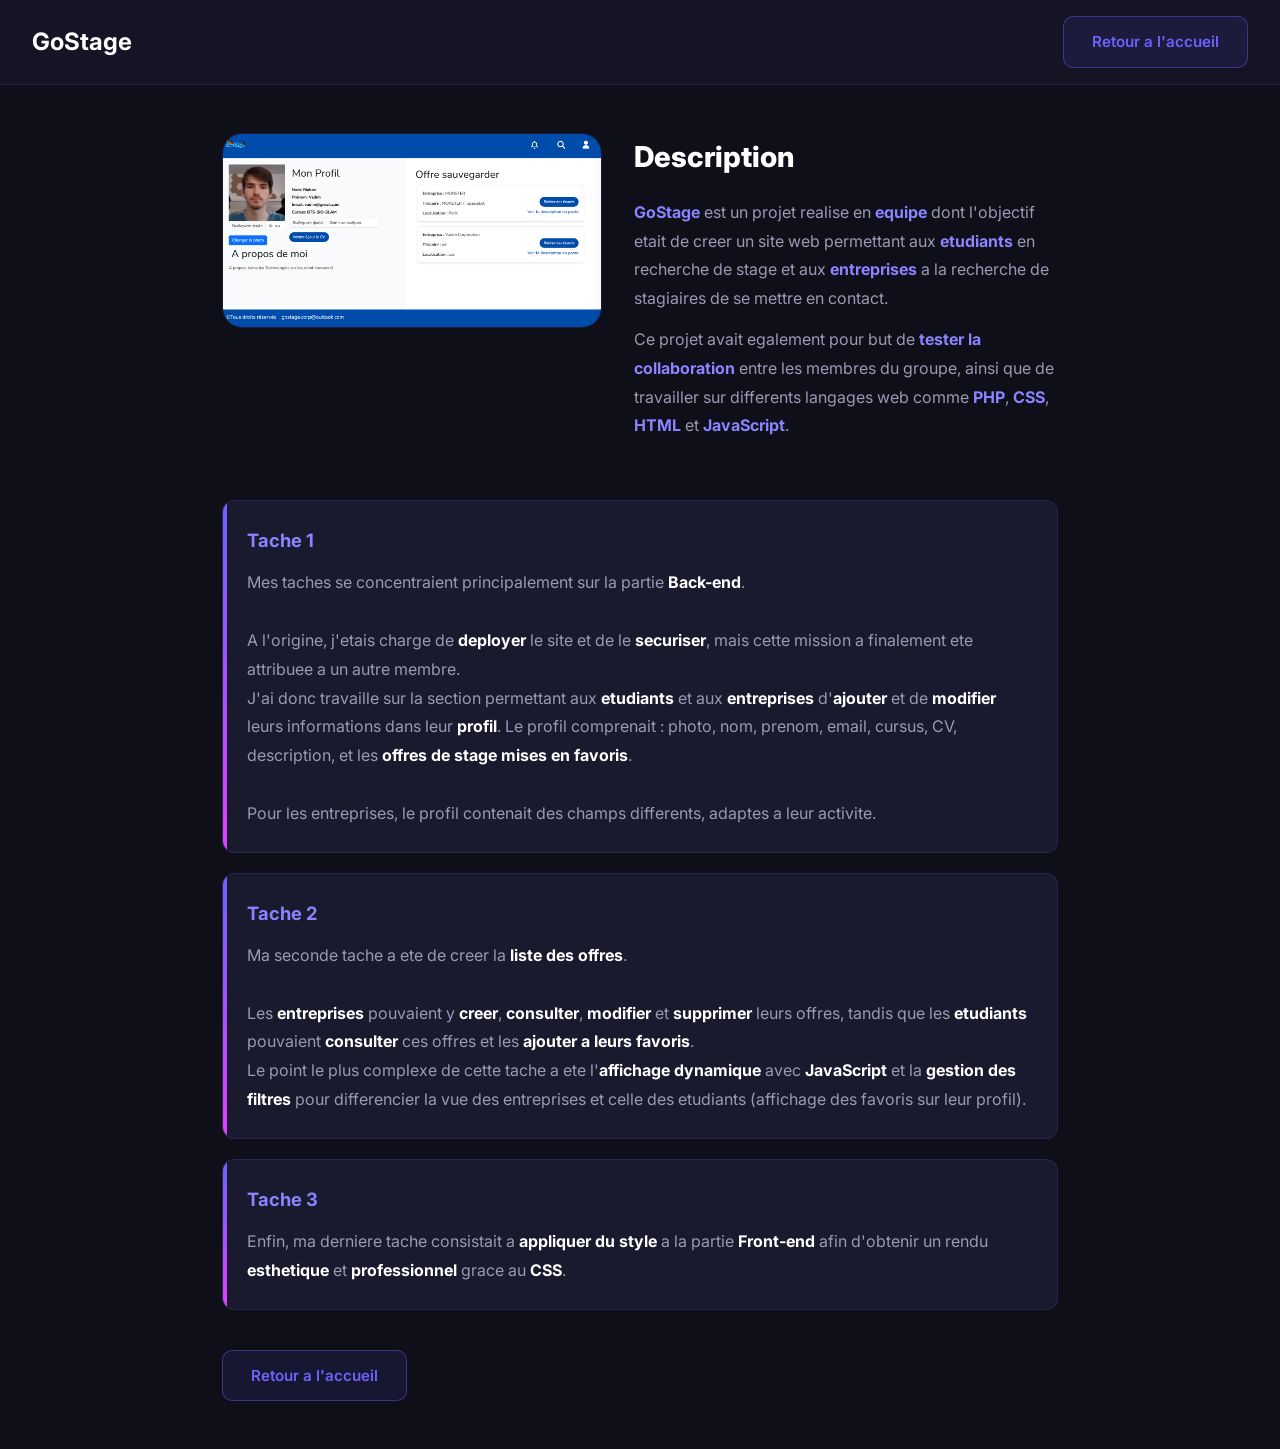
<file: project/go_stage.html>
<!DOCTYPE html>
<html lang="fr">
  <head>
    <meta charset="UTF-8" />
    <meta name="viewport" content="width=device-width, initial-scale=1.0" />
    <title>GoStage | Portfolio Vadim</title>
    <link rel="stylesheet" href="../style.css" />
    <link rel="preconnect" href="https://fonts.googleapis.com" />
    <link rel="preconnect" href="https://fonts.gstatic.com" crossorigin />
    <link
      href="https://fonts.googleapis.com/css2?family=Inter:wght@300;400;500;600;700;800;900&family=JetBrains+Mono:wght@400;500;700&display=swap"
      rel="stylesheet"
    />
  </head>
  <body>
    <header class="project_page_header">
      <h1>GoStage</h1>
      <a href="../index.html" class="back_btn">Retour a l'accueil</a>
    </header>

    <main>
      <div class="project_prop">
        <div class="discription">
          <div>
            <img src="../image/gost_desc.png" alt="GoStage" class="project_image_gost" />
          </div>
          <div>
            <h2>Description</h2>
            <p><strong>GoStage</strong> est un projet realise en <strong>equipe</strong> dont l'objectif etait de creer un site web permettant aux <strong>etudiants</strong> en recherche de stage et aux <strong>entreprises</strong> a la recherche de stagiaires de se mettre en contact.</p>
            <p>Ce projet avait egalement pour but de <strong>tester la collaboration</strong> entre les membres du groupe, ainsi que de travailler sur differents langages web comme <strong>PHP</strong>, <strong>CSS</strong>, <strong>HTML</strong> et <strong>JavaScript</strong>.</p>
          </div>
        </div>

        <div class="about_task">
          <div class="task">
            <h3>Tache 1</h3>
            <p>Mes taches se concentraient principalement sur la partie <strong>Back-end</strong>.

A l'origine, j'etais charge de <strong>deployer</strong> le site et de le <strong>securiser</strong>, mais cette mission a finalement ete attribuee a un autre membre.
J'ai donc travaille sur la section permettant aux <strong>etudiants</strong> et aux <strong>entreprises</strong> d'<strong>ajouter</strong> et de <strong>modifier</strong> leurs informations dans leur <strong>profil</strong>. Le profil comprenait : photo, nom, prenom, email, cursus, CV, description, et les <strong>offres de stage mises en favoris</strong>.

Pour les entreprises, le profil contenait des champs differents, adaptes a leur activite.</p>
          </div>

          <div class="task">
            <h3>Tache 2</h3>
            <p>Ma seconde tache a ete de creer la <strong>liste des offres</strong>.

Les <strong>entreprises</strong> pouvaient y <strong>creer</strong>, <strong>consulter</strong>, <strong>modifier</strong> et <strong>supprimer</strong> leurs offres, tandis que les <strong>etudiants</strong> pouvaient <strong>consulter</strong> ces offres et les <strong>ajouter a leurs favoris</strong>.
Le point le plus complexe de cette tache a ete l'<strong>affichage dynamique</strong> avec <strong>JavaScript</strong> et la <strong>gestion des filtres</strong> pour differencier la vue des entreprises et celle des etudiants (affichage des favoris sur leur profil).</p>
          </div>

          <div class="task">
            <h3>Tache 3</h3>
            <p>Enfin, ma derniere tache consistait a <strong>appliquer du style</strong> a la partie <strong>Front-end</strong> afin d'obtenir un rendu <strong>esthetique</strong> et <strong>professionnel</strong> grace au <strong>CSS</strong>.</p>
          </div>
        </div>
        <a href="../index.html" class="back_btn">Retour a l'accueil</a>
      </div>
    </main>

    <footer></footer>
  </body>
</html>
</file>
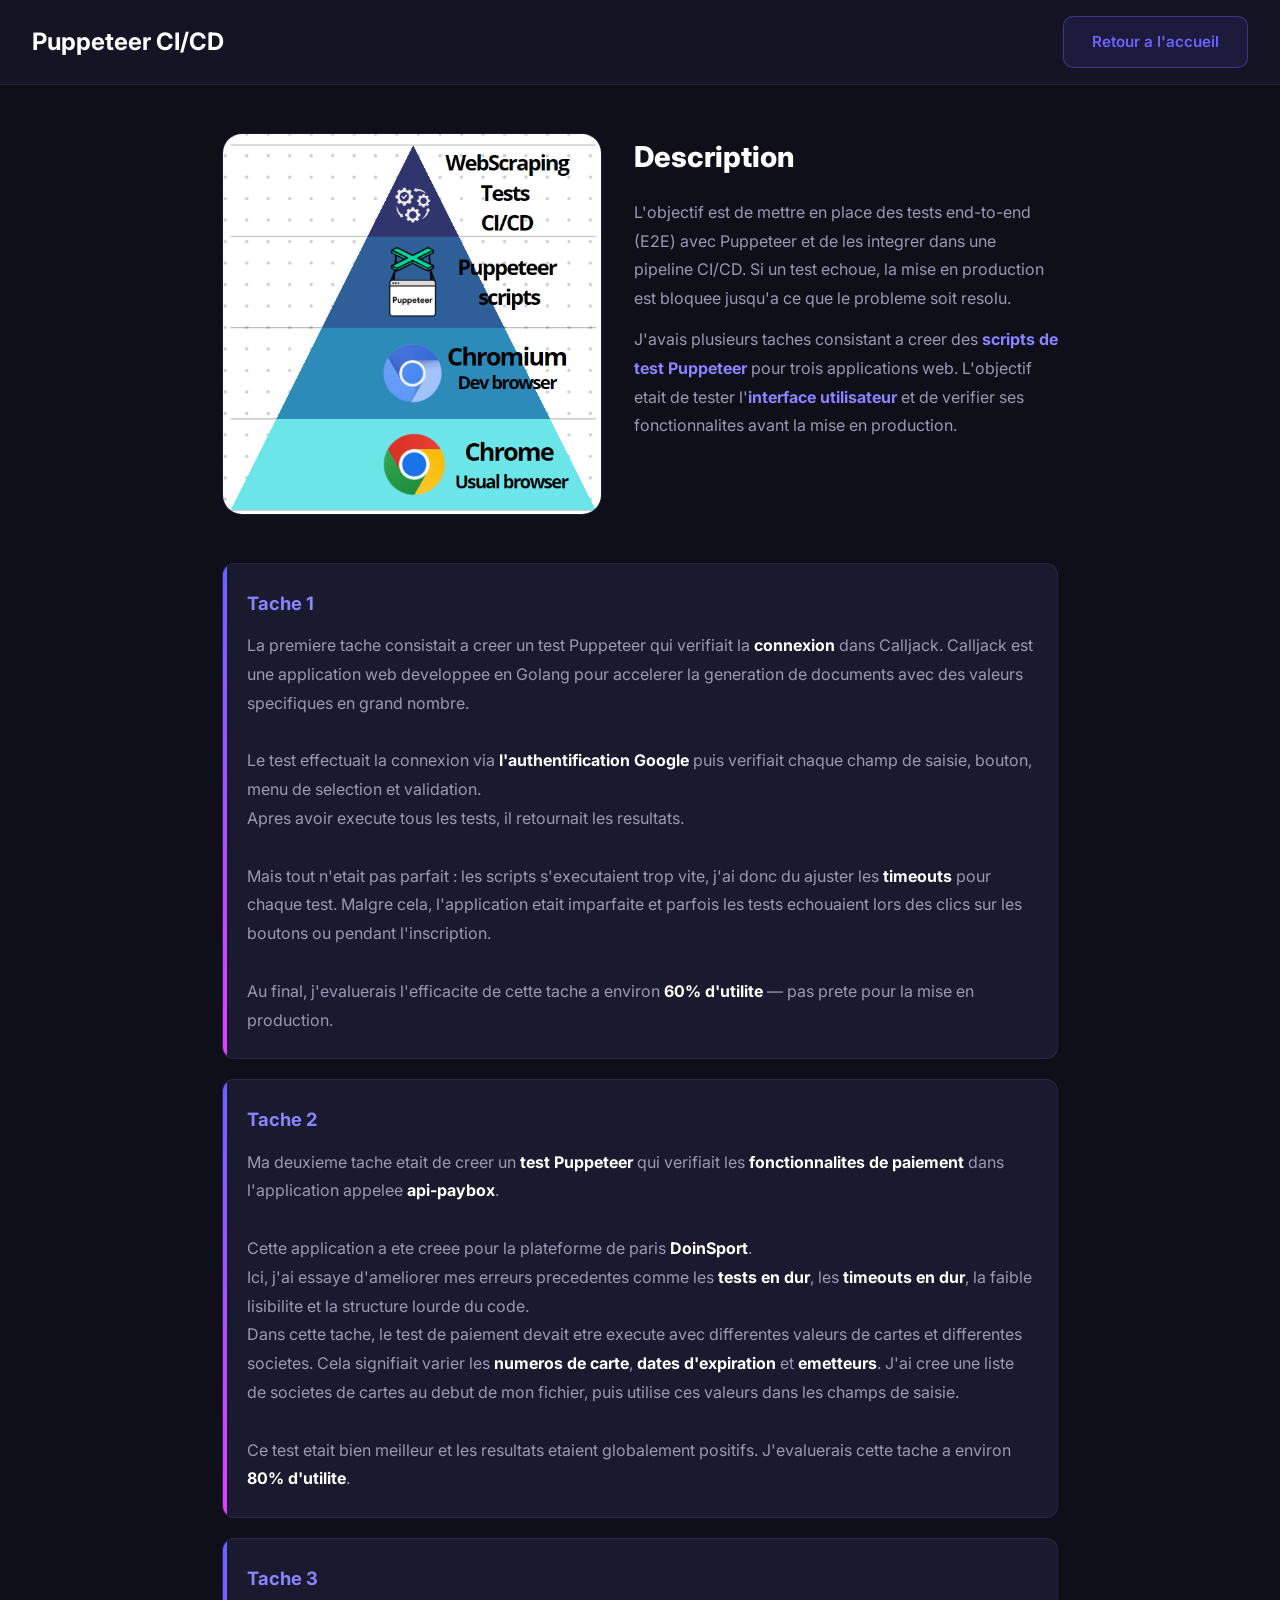
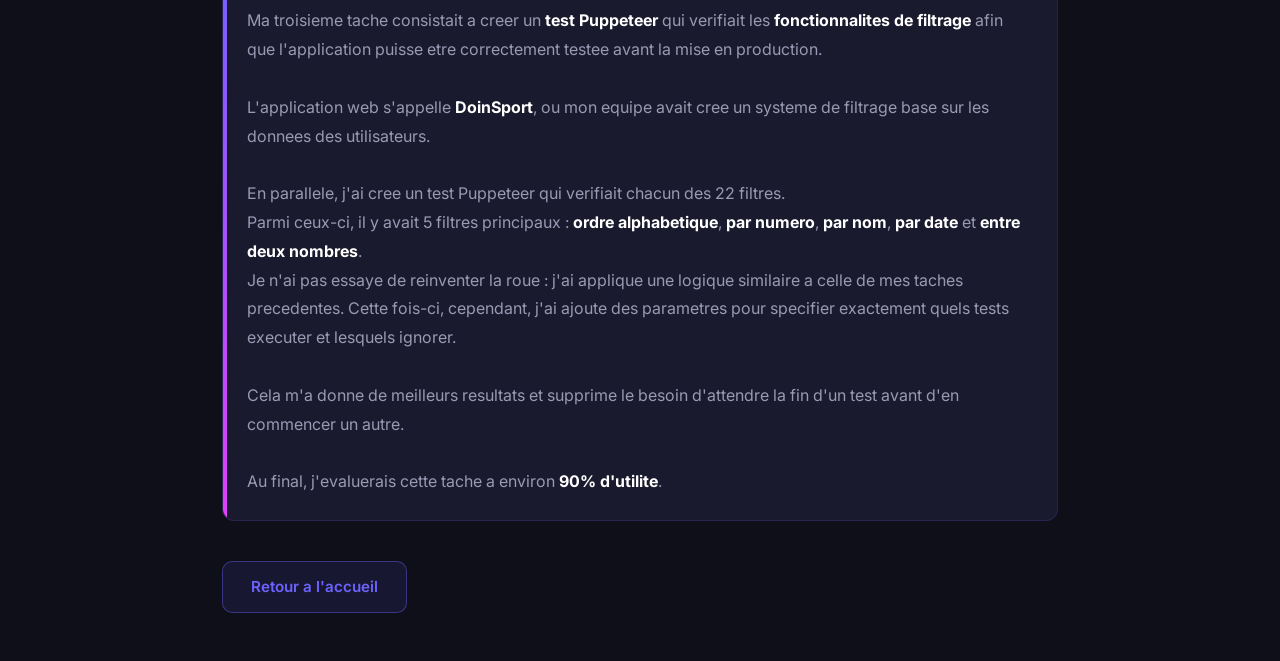
<file: project/puppeteer_automated_test.html>
<!DOCTYPE html>
<html lang="fr">
  <head>
    <meta charset="UTF-8" />
    <meta name="viewport" content="width=device-width, initial-scale=1.0" />
    <title>Puppeteer CI/CD | Portfolio Vadim</title>
    <link rel="stylesheet" href="../style.css" />
    <link rel="preconnect" href="https://fonts.googleapis.com" />
    <link rel="preconnect" href="https://fonts.gstatic.com" crossorigin />
    <link
      href="https://fonts.googleapis.com/css2?family=Inter:wght@300;400;500;600;700;800;900&family=JetBrains+Mono:wght@400;500;700&display=swap"
      rel="stylesheet"
    />
  </head>
  <body>
    <header class="project_page_header">
      <h1>Puppeteer CI/CD</h1>
      <a href="../index.html" class="back_btn">Retour a l'accueil</a>
    </header>

    <main>
      <div class="project_prop">
        <div class="discription">
          <div>
            <img src="../image/pup_desc.png" alt="Puppeteer" class="project_image" />
          </div>
          <div>
            <h2>Description</h2>
            <p>L'objectif est de mettre en place des tests end-to-end (E2E) avec Puppeteer et de les integrer dans une pipeline CI/CD. Si un test echoue, la mise en production est bloquee jusqu'a ce que le probleme soit resolu.</p>
            <p>J'avais plusieurs taches consistant a creer des <strong>scripts de test Puppeteer</strong> pour trois applications web. L'objectif etait de tester l'<strong>interface utilisateur</strong> et de verifier ses fonctionnalites avant la mise en production.</p>
          </div>
        </div>

        <div class="about_task">
          <div class="task">
            <h3>Tache 1</h3>
            <p>La premiere tache consistait a creer un test Puppeteer qui verifiait la <strong>connexion</strong> dans Calljack. Calljack est une application web developpee en Golang pour accelerer la generation de documents avec des valeurs specifiques en grand nombre.

Le test effectuait la connexion via <strong>l'authentification Google</strong> puis verifiait chaque champ de saisie, bouton, menu de selection et validation.
Apres avoir execute tous les tests, il retournait les resultats.

Mais tout n'etait pas parfait : les scripts s'executaient trop vite, j'ai donc du ajuster les <strong>timeouts</strong> pour chaque test. Malgre cela, l'application etait imparfaite et parfois les tests echouaient lors des clics sur les boutons ou pendant l'inscription.

Au final, j'evaluerais l'efficacite de cette tache a environ <strong>60% d'utilite</strong> — pas prete pour la mise en production.</p>
          </div>

          <div class="task">
            <h3>Tache 2</h3>
            <p>Ma deuxieme tache etait de creer un <strong>test Puppeteer</strong> qui verifiait les <strong>fonctionnalites de paiement</strong> dans l'application appelee <strong>api-paybox</strong>.

Cette application a ete creee pour la plateforme de paris <strong>DoinSport</strong>.
Ici, j'ai essaye d'ameliorer mes erreurs precedentes comme les <strong>tests en dur</strong>, les <strong>timeouts en dur</strong>, la faible lisibilite et la structure lourde du code.
Dans cette tache, le test de paiement devait etre execute avec differentes valeurs de cartes et differentes societes. Cela signifiait varier les <strong>numeros de carte</strong>, <strong>dates d'expiration</strong> et <strong>emetteurs</strong>. J'ai cree une liste de societes de cartes au debut de mon fichier, puis utilise ces valeurs dans les champs de saisie.

Ce test etait bien meilleur et les resultats etaient globalement positifs. J'evaluerais cette tache a environ <strong>80% d'utilite</strong>.</p>
          </div>

          <div class="task">
            <h3>Tache 3</h3>
            <p>Ma troisieme tache consistait a creer un <strong>test Puppeteer</strong> qui verifiait les <strong>fonctionnalites de filtrage</strong> afin que l'application puisse etre correctement testee avant la mise en production.

L'application web s'appelle <strong>DoinSport</strong>, ou mon equipe avait cree un systeme de filtrage base sur les donnees des utilisateurs.

En parallele, j'ai cree un test Puppeteer qui verifiait chacun des 22 filtres.
Parmi ceux-ci, il y avait 5 filtres principaux : <strong>ordre alphabetique</strong>, <strong>par numero</strong>, <strong>par nom</strong>, <strong>par date</strong> et <strong>entre deux nombres</strong>.
Je n'ai pas essaye de reinventer la roue : j'ai applique une logique similaire a celle de mes taches precedentes. Cette fois-ci, cependant, j'ai ajoute des parametres pour specifier exactement quels tests executer et lesquels ignorer.

Cela m'a donne de meilleurs resultats et supprime le besoin d'attendre la fin d'un test avant d'en commencer un autre.

Au final, j'evaluerais cette tache a environ <strong>90% d'utilite</strong>.</p>
          </div>
        </div>
        <a href="../index.html" class="back_btn">Retour a l'accueil</a>
      </div>
    </main>

    <footer></footer>
  </body>
</html>
</file>
<file: style.css>
/* ============================================
   Vadim Riabov - Portfolio
   Modern, Design
   ============================================ */

/* --- Custom Properties --- */
:root {
  --bg-dark: #0f0f1a;
  --bg-card: #1a1a2e;
  --bg-card-hover: #222240;
  --bg-alt: #141425;
  --accent: #6c63ff;
  --accent-light: #8b83ff;
  --accent-glow: rgba(108, 99, 255, 0.3);
  --text: #e8e8f0;
  --text-muted: #9999b3;
  --text-heading: #ffffff;
  --border: rgba(108, 99, 255, 0.15);
  --border-hover: rgba(108, 99, 255, 0.4);
  --gradient-1: linear-gradient(135deg, #6c63ff 0%, #e040fb 100%);
  --gradient-2: linear-gradient(135deg, #0f0f1a 0%, #1a1a2e 50%, #0f0f1a 100%);
  --shadow-sm: 0 2px 8px rgba(0, 0, 0, 0.3);
  --shadow-md: 0 8px 30px rgba(0, 0, 0, 0.4);
  --shadow-lg: 0 20px 60px rgba(0, 0, 0, 0.5);
  --shadow-glow: 0 0 40px rgba(108, 99, 255, 0.15);
  --radius: 12px;
  --radius-lg: 20px;
  --font: 'Inter', -apple-system, BlinkMacSystemFont, sans-serif;
  --font-mono: 'JetBrains Mono', monospace;
  --transition: 0.3s cubic-bezier(0.4, 0, 0.2, 1);
}

/* --- Reset & Base --- */
*,
*::before,
*::after {
  box-sizing: border-box;
  margin: 0;
  padding: 0;
}

html {
  scroll-behavior: smooth;
  scroll-padding-top: 80px;
}

body {
  font-family: var(--font);
  background-color: var(--bg-dark);
  color: var(--text);
  line-height: 1.7;
  overflow-x: hidden;
  -webkit-font-smoothing: antialiased;
}

img {
  max-width: 100%;
  display: block;
}

a {
  color: inherit;
  text-decoration: none;
}

/* --- Container --- */
.container {
  max-width: 1100px;
  margin: 0 auto;
  padding: 0 2rem;
}

/* --- Scroll Animations --- */
.fade-up {
  opacity: 0;
  transform: translateY(30px);
  transition: opacity 0.7s ease, transform 0.7s ease;
}

.fade-up.delay-1 { transition-delay: 0.15s; }
.fade-up.delay-2 { transition-delay: 0.3s; }
.fade-up.delay-3 { transition-delay: 0.45s; }

.fade-up.visible {
  opacity: 1;
  transform: translateY(0);
}

/* ============================================
   NAVBAR
   ============================================ */
.navbar {
  position: fixed;
  top: 0;
  left: 0;
  right: 0;
  z-index: 1000;
  display: flex;
  align-items: center;
  justify-content: space-between;
  padding: 1.25rem 2rem;
  transition: var(--transition);
}

.navbar.scrolled {
  background: rgba(15, 15, 26, 0.85);
  backdrop-filter: blur(20px);
  -webkit-backdrop-filter: blur(20px);
  border-bottom: 1px solid var(--border);
  padding: 0.75rem 2rem;
  box-shadow: var(--shadow-sm);
}

.nav-logo {
  font-family: var(--font-mono);
  font-size: 1.5rem;
  font-weight: 700;
  color: var(--accent);
  transition: var(--transition);
}

.nav-logo:hover {
  color: var(--accent-light);
  text-shadow: 0 0 20px var(--accent-glow);
}

.nav-links {
  display: flex;
  align-items: center;
  gap: 2rem;
}

.nav-links a {
  font-size: 0.9rem;
  font-weight: 500;
  color: var(--text-muted);
  transition: var(--transition);
  position: relative;
}

.nav-links a::after {
  content: '';
  position: absolute;
  bottom: -4px;
  left: 0;
  width: 0;
  height: 2px;
  background: var(--gradient-1);
  border-radius: 2px;
  transition: width 0.3s ease;
}

.nav-links a:hover {
  color: var(--text-heading);
}

.nav-links a:hover::after {
  width: 100%;
}

.nav-github {
  padding: 0.5rem 1.25rem;
  border: 1px solid var(--border-hover);
  border-radius: 8px;
  color: var(--accent) !important;
  font-weight: 600 !important;
}

.nav-github:hover {
  background: var(--accent);
  color: white !important;
  border-color: var(--accent);
}

.nav-github::after {
  display: none !important;
}

/* Mobile toggle */
.nav-toggle {
  display: none;
  flex-direction: column;
  gap: 5px;
  background: none;
  border: none;
  cursor: pointer;
  padding: 4px;
  z-index: 1001;
}

.nav-toggle span {
  width: 24px;
  height: 2px;
  background: var(--text);
  border-radius: 2px;
  transition: var(--transition);
}

.nav-toggle.active span:nth-child(1) {
  transform: rotate(45deg) translate(5px, 5px);
}

.nav-toggle.active span:nth-child(2) {
  opacity: 0;
}

.nav-toggle.active span:nth-child(3) {
  transform: rotate(-45deg) translate(5px, -5px);
}

/* ============================================
   HERO SECTION
   ============================================ */
.hero {
  position: relative;
  min-height: 100vh;
  display: flex;
  flex-direction: column;
  align-items: center;
  justify-content: center;
  text-align: center;
  overflow: hidden;
}

.hero-bg {
  position: absolute;
  inset: 0;
  background:
    radial-gradient(ellipse 80% 60% at 50% 40%, rgba(108, 99, 255, 0.12) 0%, transparent 70%),
    radial-gradient(ellipse 60% 50% at 80% 20%, rgba(224, 64, 251, 0.08) 0%, transparent 60%),
    radial-gradient(ellipse 50% 40% at 20% 60%, rgba(108, 99, 255, 0.06) 0%, transparent 60%);
  animation: heroPulse 8s ease-in-out infinite alternate;
}

@keyframes heroPulse {
  0% { opacity: 0.7; transform: scale(1); }
  100% { opacity: 1; transform: scale(1.05); }
}

/* Floating particles effect */
.hero::before,
.hero::after {
  content: '';
  position: absolute;
  border-radius: 50%;
  opacity: 0.4;
  animation: float 6s ease-in-out infinite;
}

.hero::before {
  width: 300px;
  height: 300px;
  background: radial-gradient(circle, var(--accent-glow) 0%, transparent 70%);
  top: 10%;
  right: 10%;
  animation-delay: -2s;
}

.hero::after {
  width: 200px;
  height: 200px;
  background: radial-gradient(circle, rgba(224, 64, 251, 0.15) 0%, transparent 70%);
  bottom: 20%;
  left: 15%;
}

@keyframes float {
  0%, 100% { transform: translateY(0) translateX(0); }
  33% { transform: translateY(-20px) translateX(10px); }
  66% { transform: translateY(10px) translateX(-15px); }
}

.hero-content {
  position: relative;
  z-index: 1;
  padding: 2rem;
}

.hero-greeting {
  font-size: 1.1rem;
  font-weight: 500;
  color: var(--accent);
  letter-spacing: 2px;
  text-transform: uppercase;
  margin-bottom: 1rem;
}

.hero-name {
  font-size: clamp(3rem, 8vw, 6rem);
  font-weight: 900;
  color: var(--text-heading);
  line-height: 1.1;
  margin-bottom: 1rem;
  background: linear-gradient(135deg, #ffffff 0%, #6c63ff 50%, #e040fb 100%);
  background-size: 200% auto;
  -webkit-background-clip: text;
  -webkit-text-fill-color: transparent;
  background-clip: text;
  animation: gradientShift 4s ease-in-out infinite alternate;
}

@keyframes gradientShift {
  0% { background-position: 0% 50%; }
  100% { background-position: 100% 50%; }
}

.hero-role {
  font-size: clamp(1.2rem, 3vw, 1.8rem);
  font-weight: 300;
  color: var(--text-muted);
  margin-bottom: 2.5rem;
  letter-spacing: 1px;
}

.hero-cta {
  display: flex;
  gap: 1rem;
  justify-content: center;
  flex-wrap: wrap;
}

/* Scroll indicator */
.hero-scroll {
  position: absolute;
  bottom: 2rem;
  left: 50%;
  transform: translateX(-50%);
}

.scroll-indicator {
  width: 24px;
  height: 40px;
  border: 2px solid var(--text-muted);
  border-radius: 12px;
  position: relative;
}

.scroll-indicator::before {
  content: '';
  position: absolute;
  top: 6px;
  left: 50%;
  transform: translateX(-50%);
  width: 4px;
  height: 8px;
  background: var(--accent);
  border-radius: 4px;
  animation: scrollAnim 2s ease-in-out infinite;
}

@keyframes scrollAnim {
  0% { top: 6px; opacity: 1; }
  100% { top: 22px; opacity: 0; }
}

/* ============================================
   BUTTONS
   ============================================ */
.btn {
  display: inline-flex;
  align-items: center;
  gap: 0.5rem;
  padding: 0.85rem 2rem;
  font-family: var(--font);
  font-size: 0.95rem;
  font-weight: 600;
  border-radius: 10px;
  cursor: pointer;
  transition: var(--transition);
}

.btn-primary {
  background: var(--gradient-1);
  color: white;
  box-shadow: 0 4px 15px rgba(108, 99, 255, 0.3);
}

.btn-primary:hover {
  transform: translateY(-2px);
  box-shadow: 0 8px 25px rgba(108, 99, 255, 0.4);
  color: white;
}

.btn-outline {
  background: transparent;
  color: var(--text);
  border: 1px solid var(--border-hover);
}

.btn-outline:hover {
  background: rgba(108, 99, 255, 0.1);
  border-color: var(--accent);
  color: var(--accent-light);
  transform: translateY(-2px);
}

/* ============================================
   SECTIONS
   ============================================ */
.section {
  padding: 6rem 0;
}

.alt-bg {
  background: var(--bg-alt);
}

.section-title {
  font-size: clamp(1.8rem, 4vw, 2.5rem);
  font-weight: 800;
  color: var(--text-heading);
  margin-bottom: 1rem;
  display: flex;
  align-items: center;
  gap: 0.75rem;
}

.title-accent {
  font-family: var(--font-mono);
  color: var(--accent);
  font-weight: 700;
}

.section-desc {
  font-size: 1.05rem;
  color: var(--text-muted);
  max-width: 700px;
  margin-bottom: 2.5rem;
  line-height: 1.8;
}

/* ============================================
   ABOUT SECTION
   ============================================ */
.about-grid {
  display: grid;
  grid-template-columns: 1fr 1fr;
  gap: 3rem;
  align-items: start;
}

.about-text {
  font-size: 1.05rem;
  line-height: 1.8;
}

.about-intro {
  font-size: 1.2rem;
  color: var(--text-heading);
  margin-bottom: 1rem;
}

.about-text p {
  color: var(--text-muted);
  margin-bottom: 1rem;
}

.about-info {
  display: flex;
  flex-direction: column;
  gap: 1rem;
}

.info-card {
  display: flex;
  align-items: center;
  gap: 1rem;
  padding: 1.25rem 1.5rem;
  background: var(--bg-card);
  border: 1px solid var(--border);
  border-radius: var(--radius);
  transition: var(--transition);
}

.info-card:hover {
  border-color: var(--border-hover);
  box-shadow: var(--shadow-glow);
  transform: translateX(4px);
}

.info-icon {
  display: flex;
  align-items: center;
  justify-content: center;
  width: 48px;
  height: 48px;
  background: rgba(108, 99, 255, 0.1);
  border-radius: 10px;
  color: var(--accent);
  flex-shrink: 0;
}

.info-label {
  display: block;
  font-size: 0.8rem;
  font-weight: 500;
  color: var(--text-muted);
  text-transform: uppercase;
  letter-spacing: 1px;
}

.info-value {
  display: block;
  font-weight: 600;
  color: var(--text-heading);
  font-size: 0.95rem;
}

/* ============================================
   PROJECT CARDS
   ============================================ */
.projects-grid {
  display: grid;
  gap: 2rem;
}

.projects-grid.two-col {
  grid-template-columns: repeat(2, 1fr);
}

.project-card {
  background: var(--bg-card);
  border: 1px solid var(--border);
  border-radius: var(--radius-lg);
  overflow: hidden;
  transition: var(--transition);
  display: block;
}

.project-card:hover {
  transform: translateY(-8px);
  border-color: var(--border-hover);
  box-shadow: var(--shadow-lg), var(--shadow-glow);
}

.project-card.featured {
  max-width: 550px;
}

.card-image {
  position: relative;
  overflow: hidden;
  aspect-ratio: 16 / 10;
  background: var(--bg-alt);
}

.card-image img {
  width: 100%;
  height: 100%;
  object-fit: cover;
  transition: transform 0.5s ease;
}

.project-card:hover .card-image img {
  transform: scale(1.08);
}

.card-overlay {
  position: absolute;
  inset: 0;
  background: rgba(108, 99, 255, 0.85);
  display: flex;
  align-items: center;
  justify-content: center;
  opacity: 0;
  transition: opacity 0.3s ease;
}

.project-card:hover .card-overlay {
  opacity: 1;
}

.card-view {
  color: white;
  font-weight: 700;
  font-size: 1.1rem;
  letter-spacing: 1px;
}

.card-content {
  padding: 1.5rem;
}

.card-content h3 {
  font-size: 1.3rem;
  font-weight: 700;
  color: var(--text-heading);
  margin-bottom: 0.5rem;
}

.card-content p {
  color: var(--text-muted);
  font-size: 0.95rem;
  margin-bottom: 1rem;
}

.card-tags {
  display: flex;
  flex-wrap: wrap;
  gap: 0.5rem;
}

.tag {
  display: inline-block;
  padding: 0.3rem 0.8rem;
  font-size: 0.8rem;
  font-weight: 600;
  color: var(--accent);
  background: rgba(108, 99, 255, 0.1);
  border: 1px solid rgba(108, 99, 255, 0.2);
  border-radius: 6px;
}

/* ============================================
   SKILLS SECTION
   ============================================ */
.skills-grid {
  display: grid;
  grid-template-columns: repeat(4, 1fr);
  gap: 1.5rem;
}

.skills-categories {
  display: flex;
  flex-direction: column;
  gap: 2rem;
}

.skills-category {
  display: flex;
  flex-direction: column;
  gap: 1rem;
}

.skills-category-title {
  font-size: 1rem;
  font-weight: 700;
  color: var(--text-heading);
  letter-spacing: 0.02em;
}

.skills-category .skills-grid {
  grid-template-columns: repeat(3, 1fr);
}

.skill-card {
  --skill-color: var(--accent);
  --skill-bg: rgba(108, 99, 255, 0.1);
  background: var(--bg-card);
  border: 1px solid var(--border);
  border-radius: var(--radius-lg);
  padding: 2rem 1.5rem;
  text-align: center;
  transition: var(--transition);
  position: relative;
  overflow: hidden;
}

.skill-card::before {
  content: '';
  position: absolute;
  top: 0;
  left: 0;
  right: 0;
  height: 3px;
  background: var(--gradient-1);
  transform: scaleX(0);
  transition: transform 0.3s ease;
}

.skill-card:hover::before {
  transform: scaleX(1);
}

.skill-card:hover {
  transform: translateY(-6px);
  border-color: var(--border-hover);
  box-shadow: var(--shadow-md), var(--shadow-glow);
}

.skill-icon {
  display: inline-flex;
  align-items: center;
  justify-content: center;
  width: 64px;
  height: 64px;
  background: var(--skill-bg);
  border-radius: 16px;
  color: var(--skill-color);
  margin-bottom: 1.25rem;
  transition: var(--transition);
}

.skill-card:hover .skill-icon {
  background: var(--skill-color);
  color: white;
  transform: scale(1.1);
}

.skill-teamwork { --skill-color: #22c55e; --skill-bg: rgba(34, 197, 94, 0.12); }
.skill-php { --skill-color: #777bb4; --skill-bg: rgba(119, 123, 180, 0.14); }
.skill-bootstrap { --skill-color: #7952b3; --skill-bg: rgba(121, 82, 179, 0.14); }
.skill-sql { --skill-color: #2563eb; --skill-bg: rgba(37, 99, 235, 0.14); }
.skill-golang { --skill-color: #00add8; --skill-bg: rgba(0, 173, 216, 0.16); }
.skill-javascript { --skill-color: #facc15; --skill-bg: rgba(250, 204, 21, 0.2); }
.skill-postgresql { --skill-color: #336791; --skill-bg: rgba(51, 103, 145, 0.16); }
.skill-dart { --skill-color: #0175c2; --skill-bg: rgba(1, 117, 194, 0.16); }
.skill-github { --skill-color: #f5f5f5; --skill-bg: rgba(245, 245, 245, 0.12); }
.skill-postman { --skill-color: #ff6c37; --skill-bg: rgba(255, 108, 55, 0.14); }
.skill-trello { --skill-color: #0079bf; --skill-bg: rgba(0, 121, 191, 0.14); }

.skill-card h3 {
  font-size: 1.15rem;
  font-weight: 700;
  color: var(--text-heading);
  margin-bottom: 0.5rem;
}

.skill-card p {
  font-size: 0.9rem;
  color: var(--text-muted);
  line-height: 1.5;
}

/* ============================================
   GRAPH SECTION
   ============================================ */
.graph-content {
  text-align: center;
  max-width: 900px;
  margin: 0 auto;
}

.graph-content p {
  color: var(--text-muted);
  font-size: 1.05rem;
  margin-bottom: 2rem;
  line-height: 1.8;
}

.graph-image-link {
  display: block;
  margin-bottom: 1.5rem;
  border-radius: var(--radius-lg);
  overflow: hidden;
  border: 1px solid var(--border);
  transition: var(--transition);
  box-shadow: var(--shadow-md);
}

.graph-image-link:hover {
  border-color: var(--border-hover);
  box-shadow: var(--shadow-lg), var(--shadow-glow);
}

.graph-image {
  width: 100%;
  height: auto;
  display: block;
  vertical-align: middle;
}

.graph-download {
  display: inline-flex;
}

.graph-download-list {
  display: flex;
  flex-direction: column;
  align-items: center;
  gap: 0.75rem;
  margin-top: 0.75rem;
}

/* ============================================
   VEILLE SECTION
   ============================================ */
   .veille-content {
    max-width: 750px;
    margin: 40px auto;
    padding: 0 20px;
    font-family: Arial, sans-serif;
  }
  
  .veille-article {
    background: #ffffff;
    padding: 30px;
    border-radius: 16px;
    box-shadow: 0 8px 25px rgba(0, 0, 0, 0.08);
    line-height: 1.6;
  }
  
  .veille-title {
    font-size: 24px;
    margin-bottom: 15px;
    color: #1a1a1a;
  }
  
  .veille-intro {
    font-size: 16px;
    color: #555;
    margin-bottom: 20px;
  }
  
  .veille-image {
    width: 100%;
    border-radius: 12px;
    margin: 20px 0;
  }
  
  .veille-section {
    margin-top: 25px;
  }
  
  .veille-section h3 {
    font-size: 18px;
    margin-bottom: 10px;
    color: #ffffff;
  }
  
  .veille-section ul {
    padding-left: 20px;
  }
  
  .veille-section li {
    margin-bottom: 8px;
    color: #f2f4f8;
  }
  
  .veille-section strong {
    color: #ffffff;
  }
  
  .conclusion {
    background: rgba(255, 255, 255, 0.06);
    padding: 15px;
    border-radius: 10px;
    color: #ffffff;
  }

.veille-placeholder {
  display: flex;
  flex-direction: column;
  align-items: center;
  gap: 1rem;
  padding: 3rem 2rem;
  background: var(--bg-card);
  border: 1px dashed var(--border-hover);
  border-radius: var(--radius-lg);
  text-align: center;
  color: var(--text-muted);
}

.veille-placeholder svg {
  color: var(--accent);
  opacity: 0.6;
}

.veille-placeholder p {
  font-style: italic;
  font-size: 1.05rem;
}

.veille-article {
  background: var(--bg-card);
  border: 1px solid var(--border);
  border-radius: var(--radius-lg);
  padding: 2rem;
  color: #f2f4f8;
  text-align: left;
  box-shadow: var(--shadow-md);
}

.veille-article h3 {
  color: #ffffff;
  font-size: 1.3rem;
  margin-bottom: 1rem;
}

.veille-article h4 {
  color: #ffffff;
  font-size: 1.05rem;
  margin: 1.25rem 0 0.6rem;
}

.veille-article p {
  line-height: 1.7;
  color: #f2f4f8;
}

.veille-image {
  width: 100%;
  height: auto;
  border-radius: 12px;
  border: 1px solid var(--border);
  margin: 0.5rem 0 1rem;
  box-shadow: var(--shadow-sm);
}

.veille-article ul {
  margin: 0.5rem 0 0.75rem 1.2rem;
}

.veille-article li {
  margin-bottom: 0.35rem;
  line-height: 1.6;
  color: #f2f4f8;
}

/* ============================================
   FOOTER
   ============================================ */
.footer {
  background: var(--bg-alt);
  border-top: 1px solid var(--border);
  padding: 3rem 0 2rem;
}

.footer-content {
  display: flex;
  justify-content: space-between;
  align-items: flex-start;
  gap: 2rem;
  margin-bottom: 2rem;
}

.footer-brand {
  display: flex;
  flex-direction: column;
  gap: 0.5rem;
}

.footer-logo {
  font-family: var(--font-mono);
  font-size: 1.5rem;
  font-weight: 700;
  color: var(--accent);
}

.footer-brand p {
  color: var(--text-muted);
  font-size: 0.9rem;
}

.footer-nav {
  display: flex;
  flex-wrap: wrap;
  gap: 1.25rem;
  justify-content: flex-end;
}

.footer-nav a {
  color: var(--text-muted);
  font-size: 0.9rem;
  font-weight: 500;
  transition: var(--transition);
}

.footer-nav a:hover {
  color: var(--accent);
}

.footer-bottom {
  text-align: center;
  padding-top: 2rem;
  border-top: 1px solid var(--border);
}

.footer-bottom p {
  color: var(--text-muted);
  font-size: 0.85rem;
}

/* ============================================
   PROJECT PAGES (sub-pages)
   ============================================ */
.project_page_header {
  display: flex;
  justify-content: space-between;
  align-items: center;
  padding: 1rem 2rem;
  background: var(--bg-alt);
  border-bottom: 1px solid var(--border);
  position: sticky;
  top: 0;
  z-index: 100;
  backdrop-filter: blur(20px);
  -webkit-backdrop-filter: blur(20px);
}

.project_page_header h1 {
  font-family: var(--font);
  color: var(--text-heading);
  font-size: 1.5rem;
  font-weight: 700;
  margin: 0;
}

.project_prop {
  max-width: 900px;
  margin: 0 auto;
  padding: 3rem 2rem;
}

.discription {
  display: flex;
  flex-direction: column;
  gap: 2rem;
  margin-bottom: 3rem;
}

@media (min-width: 600px) {
  .discription {
    flex-direction: row;
    align-items: flex-start;
  }
}

.discription h2 {
  font-family: var(--font);
  font-size: 1.8rem;
  font-weight: 800;
  color: var(--text-heading);
  margin-bottom: 1rem;
}

.discription p {
  color: var(--text-muted);
  line-height: 1.8;
  margin-bottom: 0.75rem;
}

.discription strong {
  color: var(--accent-light);
}

.project_image,
.project_image_gost {
  /* width: 100%; */
  max-width: 380px;
  height: auto;
  object-fit: cover;
  border-radius: var(--radius-lg);
  border: 1px solid var(--border);
}

.about_task {
  display: flex;
  flex-direction: column;
  gap: 1.25rem;
  margin-bottom: 2.5rem;
}

.task {
  background: var(--bg-card);
  border: 1px solid var(--border);
  border-radius: var(--radius);
  padding: 1.5rem;
  transition: var(--transition);
  position: relative;
  overflow: hidden;
}

.task::before {
  content: '';
  position: absolute;
  top: 0;
  left: 0;
  width: 4px;
  height: 100%;
  background: var(--gradient-1);
  border-radius: 4px 0 0 4px;
}

.task:hover {
  border-color: var(--border-hover);
  box-shadow: var(--shadow-glow);
  transform: translateX(4px);
}

.task h3 {
  font-family: var(--font);
  font-size: 1.15rem;
  font-weight: 700;
  color: var(--accent-light);
  margin-bottom: 0.75rem;
}

.task p {
  color: var(--text-muted);
  line-height: 1.8;
  white-space: pre-line;
  margin: 0;
}

.task strong {
  color: var(--text-heading);
}

#project_task,
#project_task_two,
#project_task_tree {
  white-space: pre-line;
}

/* Back button (project pages) */
.back_btn {
  display: inline-flex;
  align-items: center;
  gap: 0.5rem;
  padding: 0.75rem 1.75rem;
  background: rgba(108, 99, 255, 0.1);
  color: var(--accent);
  border: 1px solid var(--border-hover);
  border-radius: 10px;
  font-family: var(--font);
  font-weight: 600;
  font-size: 0.95rem;
  transition: var(--transition);
}

.back_btn:hover {
  background: var(--accent);
  color: white;
  border-color: var(--accent);
  transform: translateY(-2px);
  box-shadow: 0 4px 15px rgba(108, 99, 255, 0.3);
}

.back_btn h3 {
  margin: 0;
  font-size: inherit;
  font-weight: inherit;
  color: inherit;
}

/* Project page footer */
body > footer:empty,
footer:empty {
  display: none;
}

/* ============================================
   RESPONSIVE
   ============================================ */
@media (max-width: 900px) {
  .skills-grid {
    grid-template-columns: repeat(2, 1fr);
  }

  .about-grid {
    grid-template-columns: 1fr;
    gap: 2rem;
  }

  .projects-grid.two-col {
    grid-template-columns: 1fr;
    max-width: 500px;
  }

  .footer-content {
    flex-direction: column;
    align-items: center;
    text-align: center;
  }

  .footer-nav {
    justify-content: center;
  }
}

@media (max-width: 768px) {
  .nav-links {
    position: fixed;
    top: 0;
    right: -100%;
    width: 280px;
    height: 100vh;
    background: rgba(15, 15, 26, 0.98);
    backdrop-filter: blur(20px);
    -webkit-backdrop-filter: blur(20px);
    flex-direction: column;
    padding: 5rem 2rem 2rem;
    gap: 1.5rem;
    transition: right 0.3s ease;
    border-left: 1px solid var(--border);
  }

  .nav-links.active {
    right: 0;
  }

  .nav-links a::after {
    display: none;
  }

  .nav-links a {
    font-size: 1.1rem;
    color: var(--text);
  }

  .nav-toggle {
    display: flex;
  }

  .section {
    padding: 4rem 0;
  }

  .container {
    padding: 0 1.25rem;
  }

  .hero-name {
    font-size: clamp(2.5rem, 10vw, 4rem);
  }
}

@media (max-width: 550px) {
  .skills-grid {
    grid-template-columns: 1fr;
  }

  .hero-cta {
    flex-direction: column;
    align-items: center;
  }

  .btn {
    width: 100%;
    max-width: 280px;
    justify-content: center;
  }

  .info-value {
    font-size: 0.85rem;
  }
}
</file>
